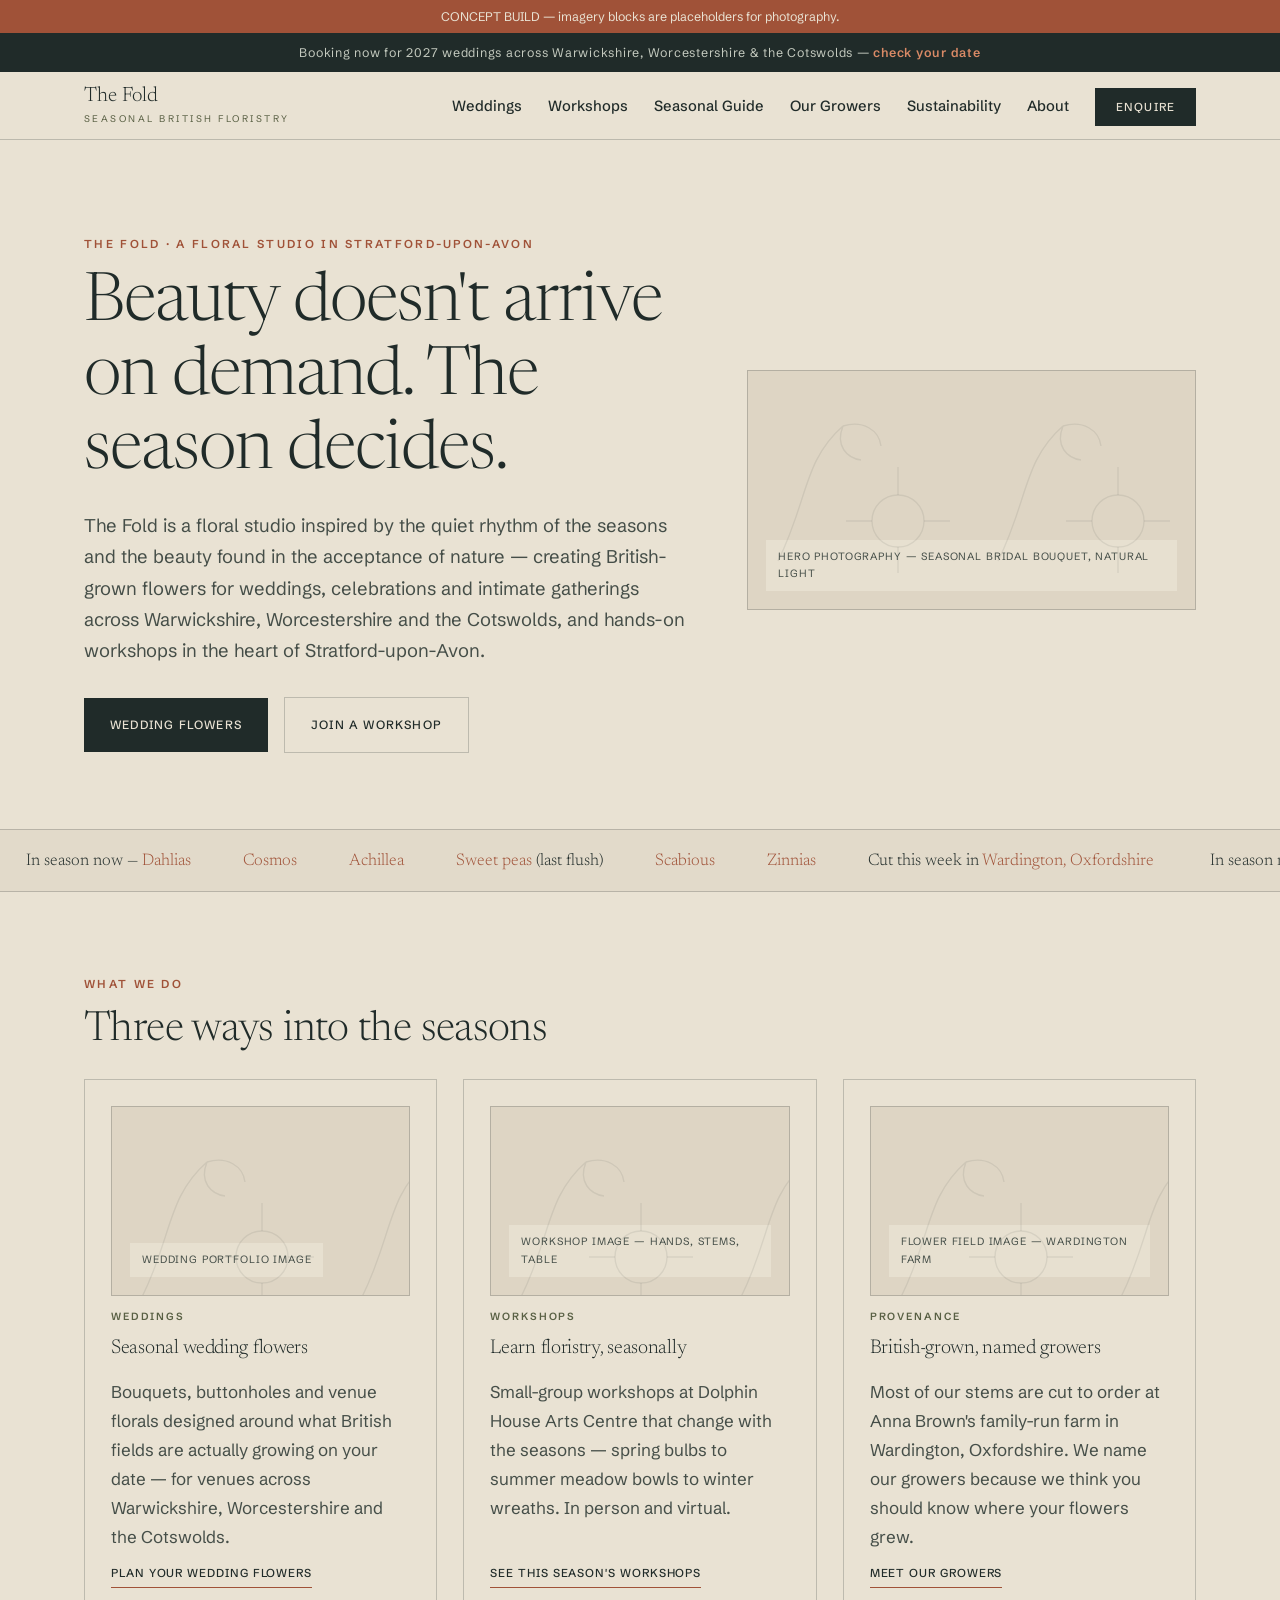
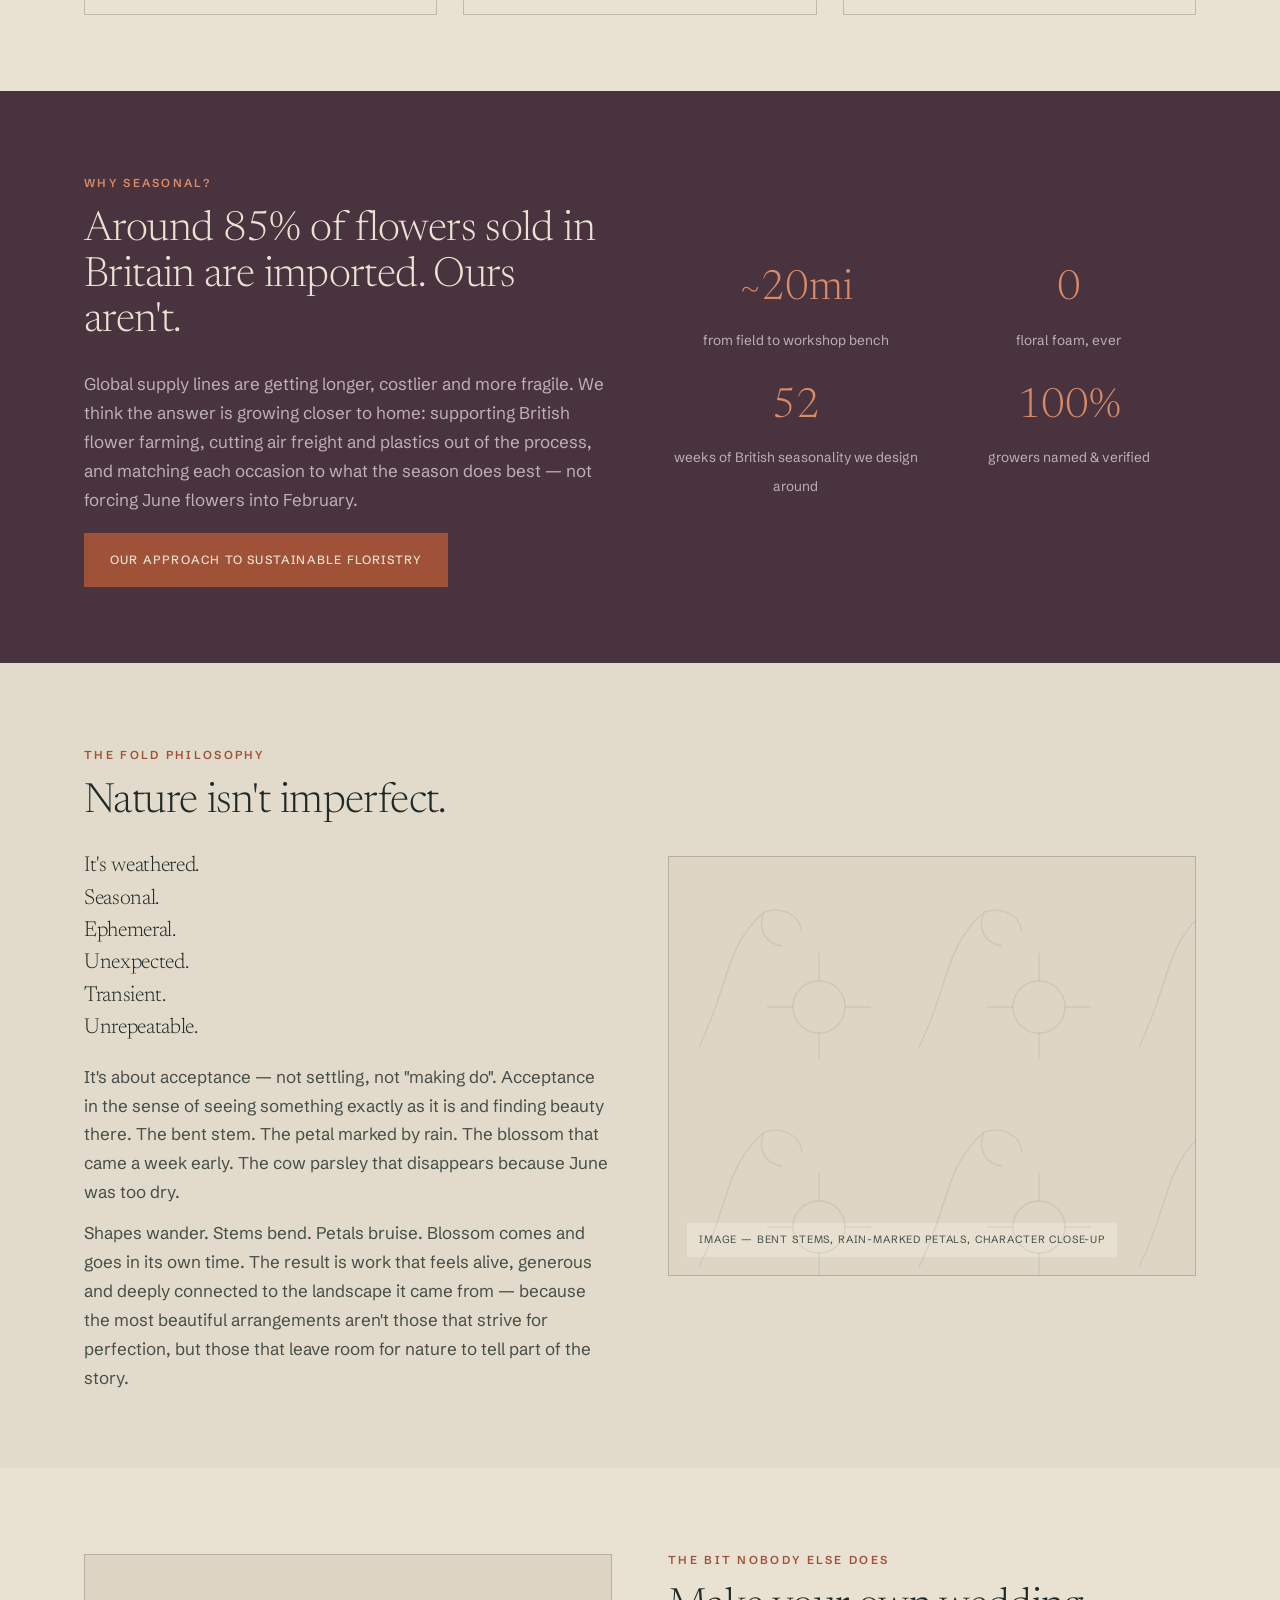
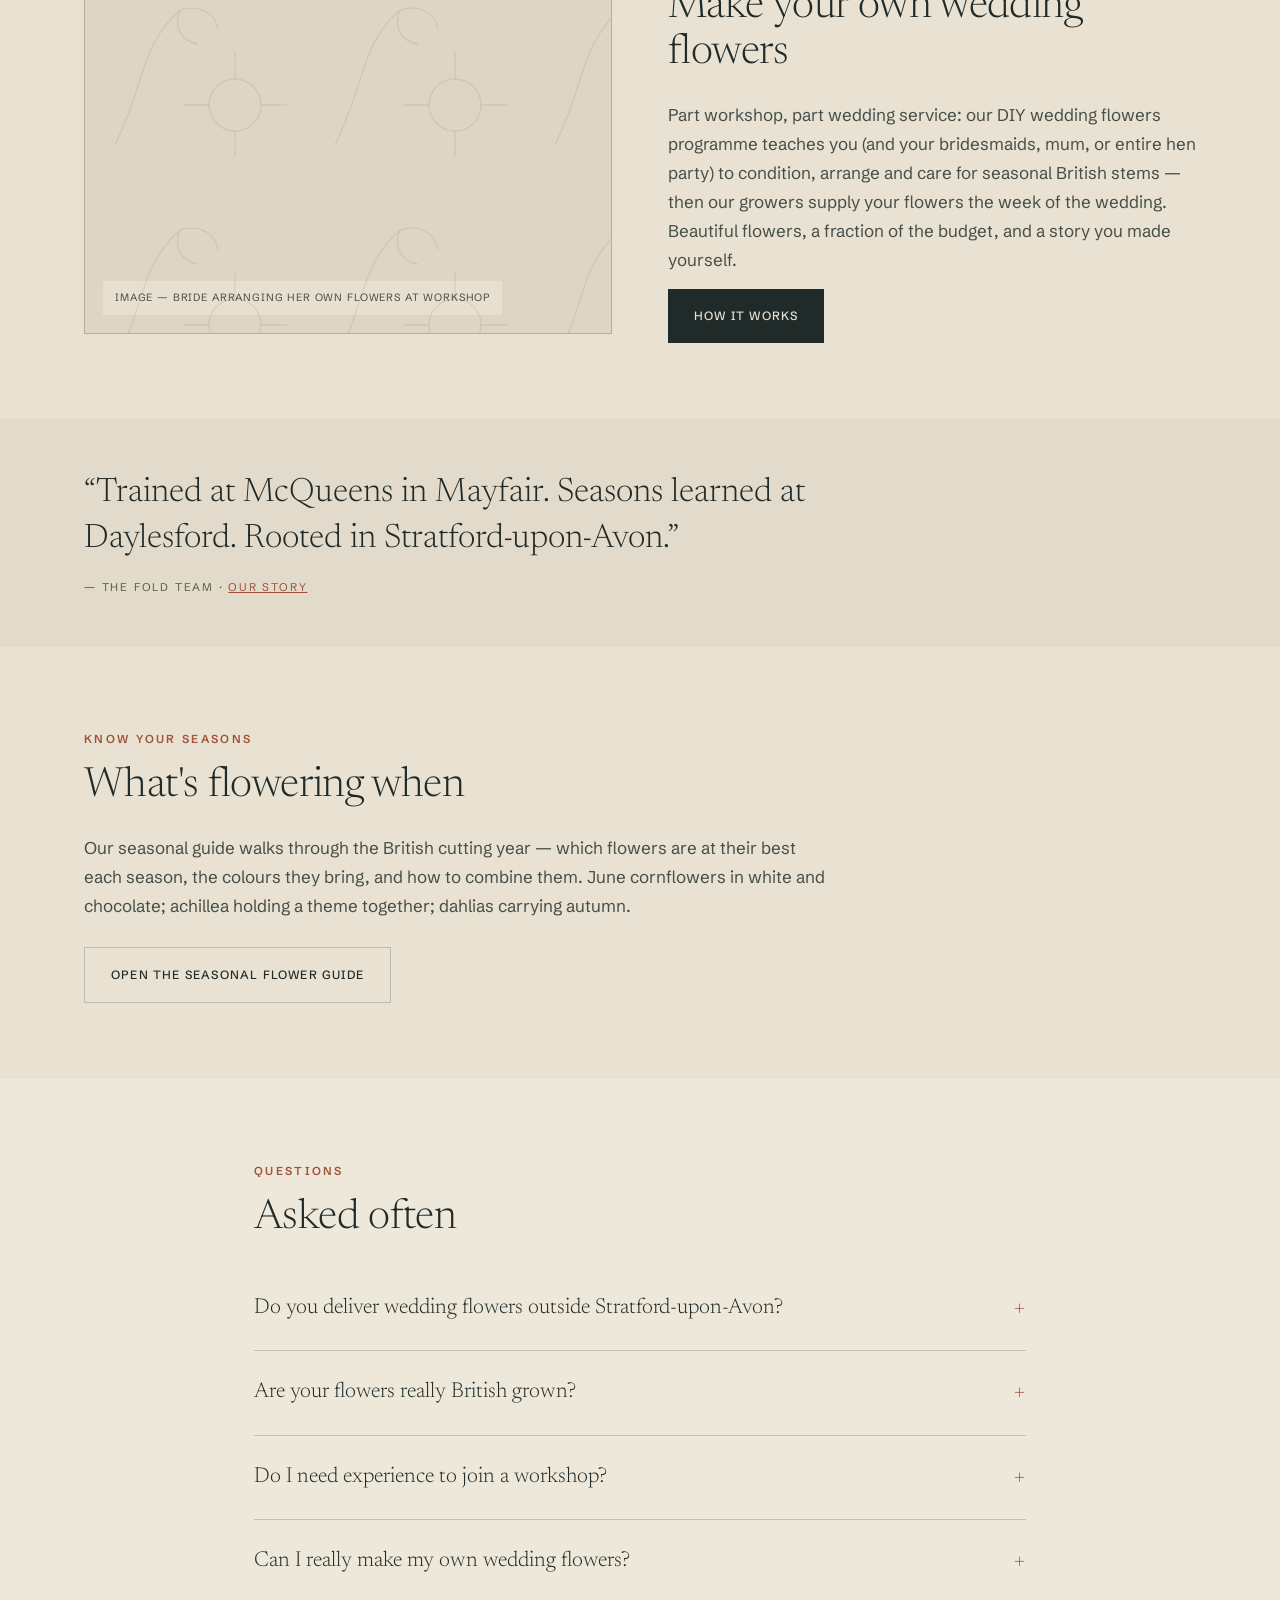
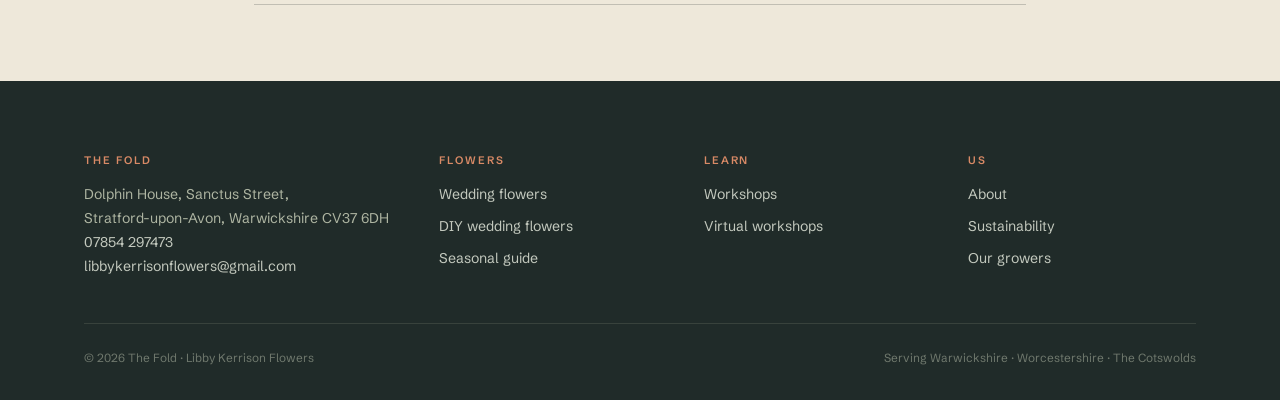
<file: index.html>
<!DOCTYPE html>
<html lang="en-GB">
<head>
<meta charset="UTF-8">
<meta name="viewport" content="width=device-width, initial-scale=1">
<title>Seasonal British Wedding Flowers & Floristry Workshops | Stratford-upon-Avon | The Fold Floristry</title>
<meta name="description" content="Sustainable florist in Stratford-upon-Avon creating seasonal, British-grown wedding flowers across Warwickshire, Worcestershire & the Cotswolds — plus hands-on floristry workshops. McQueens-trained.">
<link rel="canonical" href="https://libbykerrisonflowers.co.uk/">
<meta property="og:title" content="The Fold — Seasonal British Floristry, Stratford-upon-Avon">
<meta property="og:description" content="Seasonal, British-grown wedding flowers and floristry workshops in the heart of Stratford-upon-Avon.">
<meta property="og:type" content="website">
<link rel="preconnect" href="https://fonts.googleapis.com">
<link rel="preconnect" href="https://fonts.gstatic.com" crossorigin>
<link href="https://fonts.googleapis.com/css2?family=Newsreader:ital,opsz,wght@0,6..72,300;0,6..72,400;1,6..72,300&family=Schibsted+Grotesk:wght@400;500;600&display=swap" rel="stylesheet">
<link rel="stylesheet" href="css/style.css">
<script type="application/ld+json">
{
  "@context": "https://schema.org",
  "@type": "Florist",
  "name": "The Fold (Libby Kerrison Flowers)",
  "description": "Sustainable florist and flower school specialising in seasonal, British-grown flowers for weddings, events and hands-on workshops.",
  "address": {"@type": "PostalAddress","streetAddress": "Dolphin House, Sanctus Street","addressLocality": "Stratford-upon-Avon","addressRegion": "Warwickshire","postalCode": "CV37 6DH","addressCountry": "GB"},
  "telephone": "+44 7854 297473",
  "email": "libbykerrisonflowers@gmail.com",
  "url": "https://libbykerrisonflowers.co.uk/",
  "areaServed": ["Warwickshire","Worcestershire","Cotswolds","Stratford-upon-Avon"],
  "sameAs": ["https://www.instagram.com/libbykerrisonflowers"]
}
</script>
<script type="application/ld+json">
{
  "@context": "https://schema.org",
  "@type": "FAQPage",
  "mainEntity": [
    {"@type":"Question","name":"Do you deliver wedding flowers outside Stratford-upon-Avon?","acceptedAnswer":{"@type":"Answer","text":"Yes — we work with couples across Warwickshire, Worcestershire and the Cotswolds, and travel to venues throughout the region."}},
    {"@type":"Question","name":"Are your flowers really British grown?","acceptedAnswer":{"@type":"Answer","text":"The majority of our stems come from Anna Brown's family-run flower farm in Wardington, Oxfordshire, supplemented by a small network of verified British growers. In deep winter we are honest about what Britain can and cannot grow."}},
    {"@type":"Question","name":"Do I need experience to join a workshop?","acceptedAnswer":{"@type":"Answer","text":"None at all. Our workshops are designed for complete beginners as well as returning flower lovers, and every session ends with an arrangement you take home."}},
    {"@type":"Question","name":"Can I make my own wedding flowers?","acceptedAnswer":{"@type":"Answer","text":"Yes — our DIY wedding flowers programme teaches brides, grooms and wedding parties to condition, arrange and care for their own seasonal flowers, with our growers supplying the stems."}}
  ]
}
</script>
</head>
<body>
<div class="placeholder-note">CONCEPT BUILD — imagery blocks are placeholders for photography.</div>
<div class="top-note">Booking now for 2027 weddings across Warwickshire, Worcestershire &amp; the Cotswolds — <a href="weddings.html">check your date</a></div>
<header class="site">
  <div class="nav">
    <a class="logo" href="index.html">The Fold<em>Seasonal British Floristry</em></a>
    <nav aria-label="Main">
      <button class="burger" aria-label="Menu">☰</button>
      <ul>
        <li><a href="weddings.html">Weddings</a></li>
        <li><a href="workshops.html">Workshops</a></li>
        <li><a href="seasonal-guide.html">Seasonal Guide</a></li>
        <li><a href="british-grown-flowers.html">Our Growers</a></li>
        <li><a href="sustainable-floristry.html">Sustainability</a></li>
        <li><a href="about.html">About</a></li>
        <li><a class="cta" href="weddings.html#enquire">Enquire</a></li>
      </ul>
    </nav>
  </div>
</header>

<main>
<section class="hero">
  <div class="wrap">
    <div>
      <span class="eyebrow">The Fold · A floral studio in Stratford-upon-Avon</span>
      <h1>Beauty doesn't arrive on demand. The season decides.</h1>
      <p class="lede">The Fold is a floral studio inspired by the quiet rhythm of the seasons and the beauty found in the acceptance of nature — creating British-grown flowers for weddings, celebrations and intimate gatherings across Warwickshire, Worcestershire and the Cotswolds, and hands-on workshops in the heart of Stratford-upon-Avon.</p>
      <a class="btn btn-primary" href="weddings.html">Wedding flowers</a>
      <a class="btn btn-ghost" href="workshops.html">Join a workshop</a>
    </div>
    <div class="hero-art ph ph-1"><span>Hero photography — seasonal bridal bouquet, natural light</span></div>
  </div>
</section>

<div class="ticker" aria-label="In season now">
  <div class="ticker-inner">
    <span>In season now — <b>Dahlias</b></span><span><b>Cosmos</b></span><span><b>Achillea</b></span><span><b>Sweet peas</b> (last flush)</span><span><b>Scabious</b></span><span><b>Zinnias</b></span><span>Cut this week in <b>Wardington, Oxfordshire</b></span>
    <span>In season now — <b>Dahlias</b></span><span><b>Cosmos</b></span><span><b>Achillea</b></span><span><b>Sweet peas</b> (last flush)</span><span><b>Scabious</b></span><span><b>Zinnias</b></span><span>Cut this week in <b>Wardington, Oxfordshire</b></span>
  </div>
</div>

<section>
  <div class="wrap">
    <span class="eyebrow">What we do</span>
    <h2>Three ways into the seasons</h2>
    <div class="grid3">
      <article class="card reveal">
        <div class="ph ph-2" style="min-height:190px"><span>Wedding portfolio image</span></div>
        <span class="tag">Weddings</span>
        <h3>Seasonal wedding flowers</h3>
        <p>Bouquets, buttonholes and venue florals designed around what British fields are actually growing on your date — for venues across Warwickshire, Worcestershire and the Cotswolds.</p>
        <a class="more" href="weddings.html">Plan your wedding flowers</a>
      </article>
      <article class="card reveal">
        <div class="ph ph-3" style="min-height:190px"><span>Workshop image — hands, stems, table</span></div>
        <span class="tag">Workshops</span>
        <h3>Learn floristry, seasonally</h3>
        <p>Small-group workshops at Dolphin House Arts Centre that change with the seasons — spring bulbs to summer meadow bowls to winter wreaths. In person and virtual.</p>
        <a class="more" href="workshops.html">See this season's workshops</a>
      </article>
      <article class="card reveal">
        <div class="ph ph-4" style="min-height:190px"><span>Flower field image — Wardington farm</span></div>
        <span class="tag">Provenance</span>
        <h3>British-grown, named growers</h3>
        <p>Most of our stems are cut to order at Anna Brown's family-run farm in Wardington, Oxfordshire. We name our growers because we think you should know where your flowers grew.</p>
        <a class="more" href="british-grown-flowers.html">Meet our growers</a>
      </article>
    </div>
  </div>
</section>

<section class="band-deep">
  <div class="wrap split">
    <div class="reveal">
      <span class="eyebrow" style="color:var(--sun)">Why seasonal?</span>
      <h2>Around 85% of flowers sold in Britain are imported. Ours aren't.</h2>
      <p>Global supply lines are getting longer, costlier and more fragile. We think the answer is growing closer to home: supporting British flower farming, cutting air freight and plastics out of the process, and matching each occasion to what the season does best — not forcing June flowers into February.</p>
      <a class="btn btn-clay" href="sustainable-floristry.html" style="margin-top:18px">Our approach to sustainable floristry</a>
    </div>
    <div class="stats reveal" style="grid-template-columns:repeat(2,1fr)">
      <div class="stat"><b>~20mi</b><small>from field to workshop bench</small></div>
      <div class="stat"><b>0</b><small>floral foam, ever</small></div>
      <div class="stat"><b>52</b><small>weeks of British seasonality we design around</small></div>
      <div class="stat"><b>100%</b><small>growers named &amp; verified</small></div>
    </div>
  </div>
</section>

<section class="band-clay">
  <div class="wrap split">
    <div class="reveal">
      <span class="eyebrow">The Fold philosophy</span>
      <h2>Nature isn't imperfect.</h2>
      <p class="serif" style="font-size:1.35rem;line-height:1.5;color:var(--ink)">It's weathered.<br>Seasonal.<br>Ephemeral.<br>Unexpected.<br>Transient.<br>Unrepeatable.</p>
      <p style="margin-top:18px">It's about acceptance — not settling, not "making do". Acceptance in the sense of seeing something exactly as it is and finding beauty there. The bent stem. The petal marked by rain. The blossom that came a week early. The cow parsley that disappears because June was too dry.</p>
      <p style="margin-top:12px">Shapes wander. Stems bend. Petals bruise. Blossom comes and goes in its own time. The result is work that feels alive, generous and deeply connected to the landscape it came from — because the most beautiful arrangements aren't those that strive for perfection, but those that leave room for nature to tell part of the story.</p>
    </div>
    <div class="ph ph-4" style="min-height:420px"><span>Image — bent stems, rain-marked petals, character close-up</span></div>
  </div>
</section>

<section>
  <div class="wrap split">
    <div class="ph ph-5 reveal"><span>Image — bride arranging her own flowers at workshop</span></div>
    <div class="reveal">
      <span class="eyebrow">The bit nobody else does</span>
      <h2>Make your own wedding flowers</h2>
      <p>Part workshop, part wedding service: our DIY wedding flowers programme teaches you (and your bridesmaids, mum, or entire hen party) to condition, arrange and care for seasonal British stems — then our growers supply your flowers the week of the wedding. Beautiful flowers, a fraction of the budget, and a story you made yourself.</p>
      <a class="btn btn-primary" href="diy-wedding-flowers.html" style="margin-top:14px">How it works</a>
    </div>
  </div>
</section>

<section class="band-sage tight">
  <div class="wrap">
    <blockquote class="reveal">
      “Trained at McQueens in Mayfair. Seasons learned at Daylesford. Rooted in Stratford-upon-Avon.”
      <footer>— The Fold team · <a href="about.html">Our story</a></footer>
    </blockquote>
  </div>
</section>

<section>
  <div class="wrap">
    <span class="eyebrow">Know your seasons</span>
    <h2>What's flowering when</h2>
    <p style="max-width:44em;margin-bottom:26px">Our seasonal guide walks through the British cutting year — which flowers are at their best each season, the colours they bring, and how to combine them. June cornflowers in white and chocolate; achillea holding a theme together; dahlias carrying autumn.</p>
    <a class="btn btn-ghost" style="margin-left:0" href="seasonal-guide.html">Open the seasonal flower guide</a>
  </div>
</section>

<section class="band-paper">
  <div class="wrap" style="max-width:820px">
    <span class="eyebrow">Questions</span>
    <h2>Asked often</h2>
    <details><summary>Do you deliver wedding flowers outside Stratford-upon-Avon?</summary><p>Yes — we work with couples across Warwickshire, Worcestershire and the Cotswolds, and travel to venues throughout the region.</p></details>
    <details><summary>Are your flowers really British grown?</summary><p>The majority of our stems come from Anna Brown's family-run flower farm in Wardington, Oxfordshire, supplemented by a small network of verified British growers. In deep winter we're honest about what Britain can and cannot grow — and design accordingly.</p></details>
    <details><summary>Do I need experience to join a workshop?</summary><p>None at all. Workshops are designed for complete beginners as well as returning flower lovers, and every session ends with an arrangement you take home.</p></details>
    <details><summary>Can I really make my own wedding flowers?</summary><p>Yes — the DIY wedding flowers programme covers conditioning, arranging and flower care across one or more sessions, with stems supplied by our growers the week of your wedding.</p></details>
  </div>
</section>
</main>

<footer class="site">
  <div class="wrap">
    <div class="foot-grid">
      <div>
        <h4>The Fold</h4>
        <p style="color:#AEB5A2">Dolphin House, Sanctus Street,<br>Stratford-upon-Avon, Warwickshire CV37 6DH<br><a href="tel:+447854297473">07854 297473</a><br><a href="mailto:libbykerrisonflowers@gmail.com">libbykerrisonflowers@gmail.com</a></p>
      </div>
      <div><h4>Flowers</h4><ul><li><a href="weddings.html">Wedding flowers</a></li><li><a href="diy-wedding-flowers.html">DIY wedding flowers</a></li><li><a href="seasonal-guide.html">Seasonal guide</a></li></ul></div>
      <div><h4>Learn</h4><ul><li><a href="workshops.html">Workshops</a></li><li><a href="workshops.html#virtual">Virtual workshops</a></li></ul></div>
      <div><h4>Us</h4><ul><li><a href="about.html">About</a></li><li><a href="sustainable-floristry.html">Sustainability</a></li><li><a href="british-grown-flowers.html">Our growers</a></li></ul></div>
    </div>
    <div class="legal"><span>© 2026 The Fold · Libby Kerrison Flowers</span><span>Serving Warwickshire · Worcestershire · The Cotswolds</span></div>
  </div>
</footer>
<script src="js/main.js"></script>
</body>
</html>
</file>
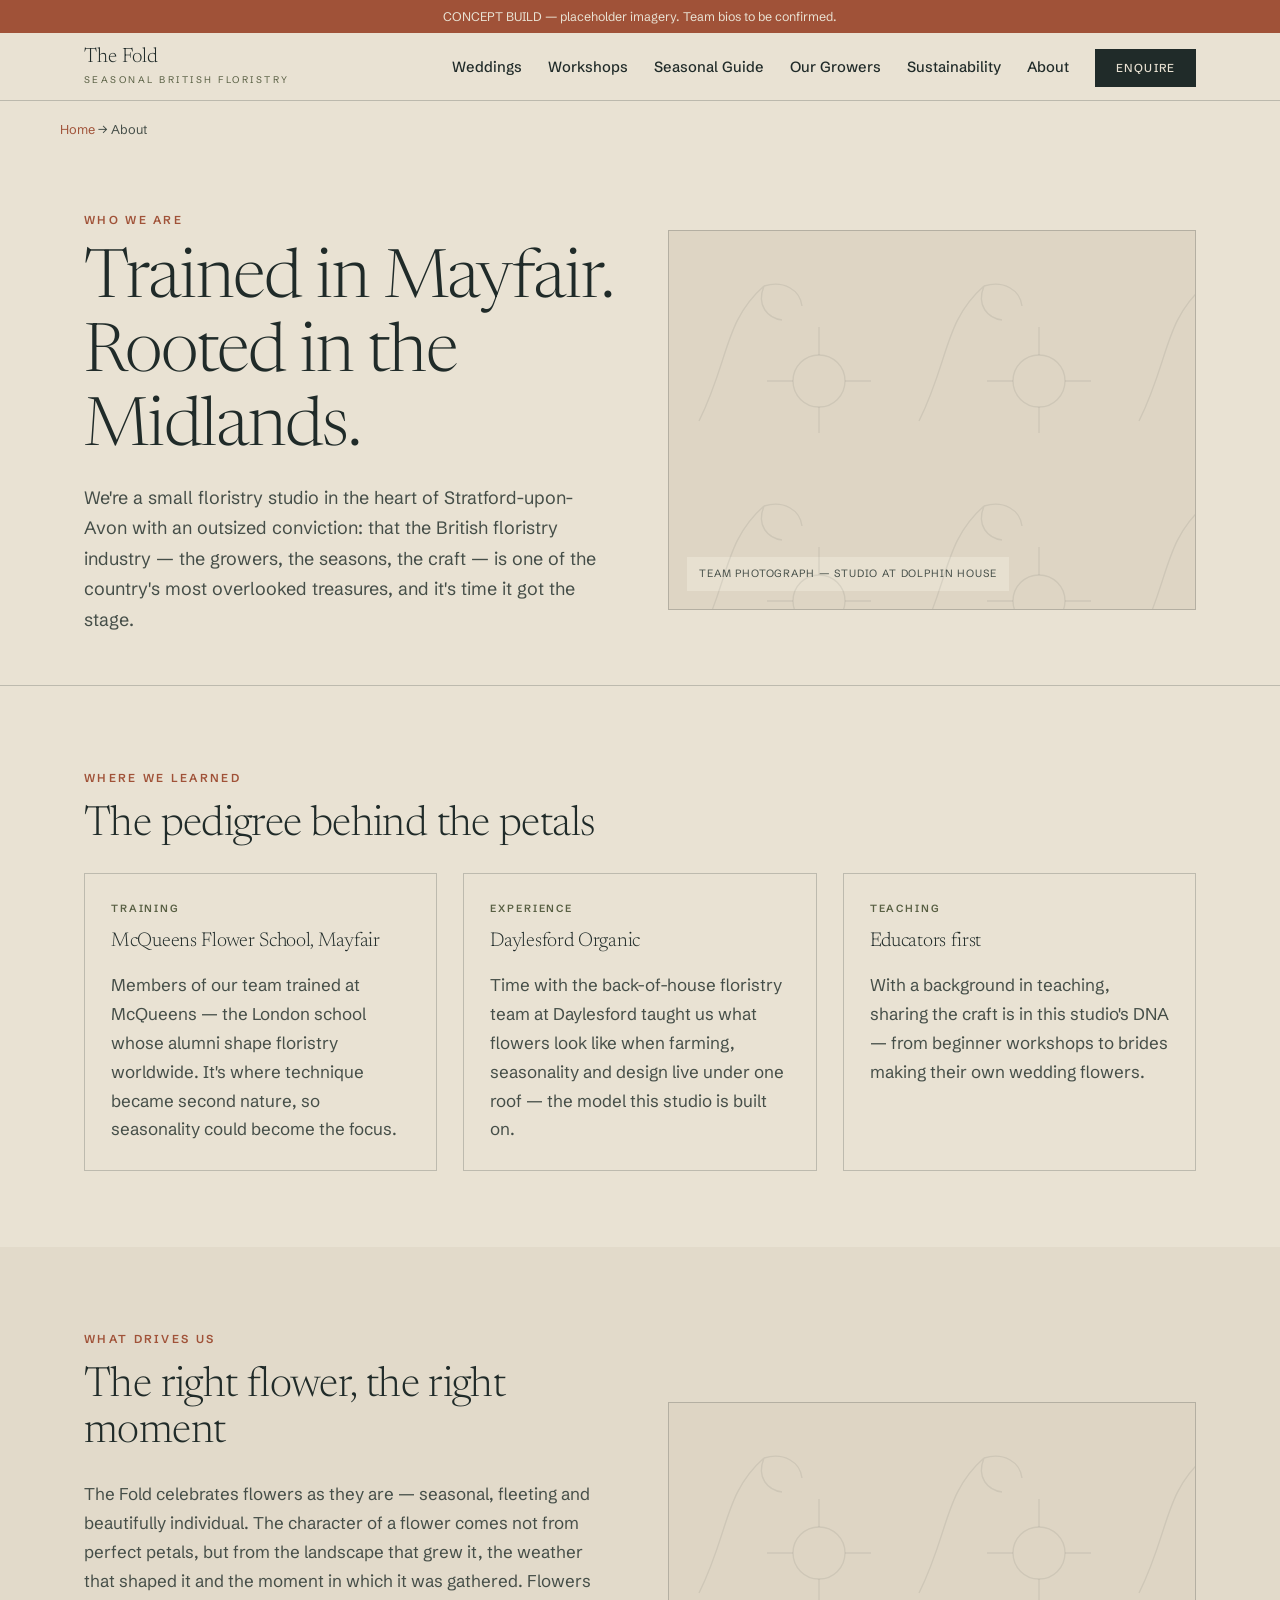
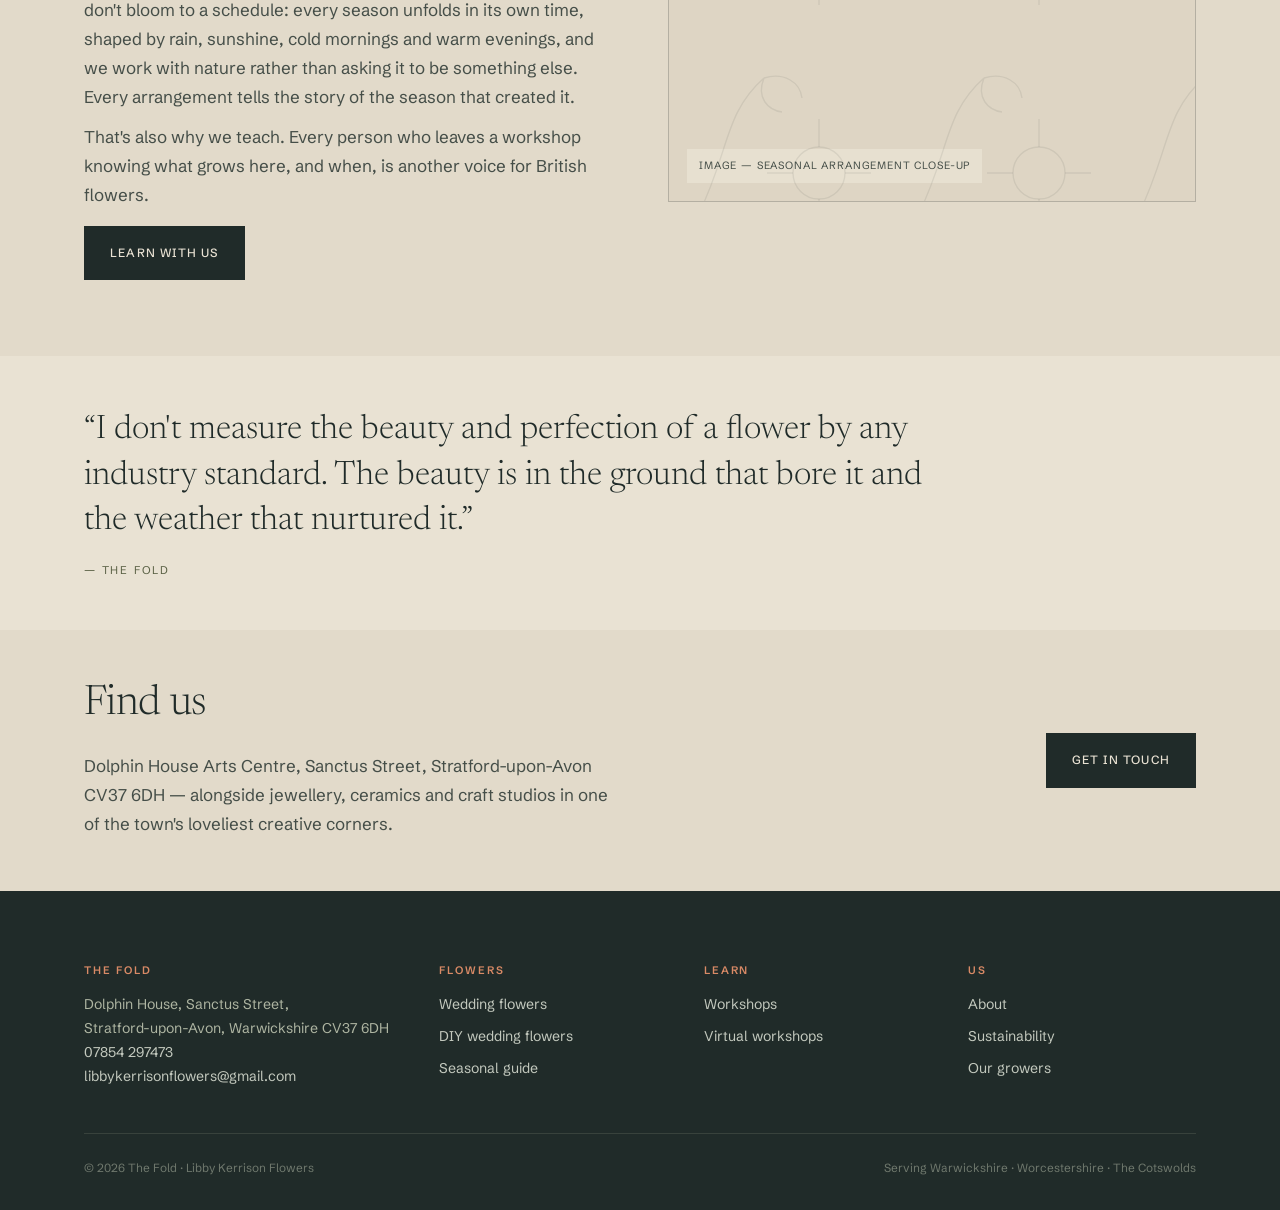
<file: about.html>
<!DOCTYPE html>
<html lang="en-GB">
<head>
<meta charset="UTF-8">
<meta name="viewport" content="width=device-width, initial-scale=1">
<title>About Us — McQueens-Trained Florists Championing British Flowers | The Fold Floristry, Stratford-upon-Avon</title>
<meta name="description" content="A Stratford-upon-Avon floristry studio with training from McQueens Flower School, Mayfair, and Daylesford Organic — on a mission to get the most out of the overlooked British floristry industry.">
<link rel="canonical" href="https://libbykerrisonflowers.co.uk/about">
<link rel="preconnect" href="https://fonts.googleapis.com">
<link rel="preconnect" href="https://fonts.gstatic.com" crossorigin>
<link href="https://fonts.googleapis.com/css2?family=Newsreader:ital,opsz,wght@0,6..72,300;0,6..72,400;1,6..72,300&family=Schibsted+Grotesk:wght@400;500;600&display=swap" rel="stylesheet">
<link rel="stylesheet" href="css/style.css">
</head>
<body>
<div class="placeholder-note">CONCEPT BUILD — placeholder imagery. Team bios to be confirmed.</div>
<header class="site">
  <div class="nav">
    <a class="logo" href="index.html">The Fold<em>Seasonal British Floristry</em></a>
    <nav aria-label="Main">
      <button class="burger" aria-label="Menu">☰</button>
      <ul>
        <li><a href="weddings.html">Weddings</a></li>
        <li><a href="workshops.html">Workshops</a></li>
        <li><a href="seasonal-guide.html">Seasonal Guide</a></li>
        <li><a href="british-grown-flowers.html">Our Growers</a></li>
        <li><a href="sustainable-floristry.html">Sustainability</a></li>
        <li><a href="about.html">About</a></li>
        <li><a class="cta" href="weddings.html#enquire">Enquire</a></li>
      </ul>
    </nav>
  </div>
</header>

<main>
<div class="wrap crumbs"><a href="index.html">Home</a> → About</div>
<section class="page-hero">
  <div class="wrap split">
    <div>
      <span class="eyebrow">Who we are</span>
      <h1>Trained in Mayfair. Rooted in the Midlands.</h1>
      <p class="lede">We're a small floristry studio in the heart of Stratford-upon-Avon with an outsized conviction: that the British floristry industry — the growers, the seasons, the craft — is one of the country's most overlooked treasures, and it's time it got the stage.</p>
    </div>
    <div class="ph ph-1" style="min-height:380px"><span>Team photograph — studio at Dolphin House</span></div>
  </div>
</section>

<section>
  <div class="wrap">
    <span class="eyebrow">Where we learned</span>
    <h2>The pedigree behind the petals</h2>
    <div class="grid3">
      <article class="card reveal"><span class="tag">Training</span><h3>McQueens Flower School, Mayfair</h3><p>Members of our team trained at McQueens — the London school whose alumni shape floristry worldwide. It's where technique became second nature, so seasonality could become the focus.</p></article>
      <article class="card reveal"><span class="tag">Experience</span><h3>Daylesford Organic</h3><p>Time with the back-of-house floristry team at Daylesford taught us what flowers look like when farming, seasonality and design live under one roof — the model this studio is built on.</p></article>
      <article class="card reveal"><span class="tag">Teaching</span><h3>Educators first</h3><p>With a background in teaching, sharing the craft is in this studio's DNA — from beginner workshops to brides making their own wedding flowers.</p></article>
    </div>
  </div>
</section>

<section class="band-sage">
  <div class="wrap split">
    <div class="reveal">
      <span class="eyebrow">What drives us</span>
      <h2>The right flower, the right moment</h2>
      <p>The Fold celebrates flowers as they are — seasonal, fleeting and beautifully individual. The character of a flower comes not from perfect petals, but from the landscape that grew it, the weather that shaped it and the moment in which it was gathered. Flowers don't bloom to a schedule: every season unfolds in its own time, shaped by rain, sunshine, cold mornings and warm evenings, and we work with nature rather than asking it to be something else. Every arrangement tells the story of the season that created it.</p>
      <p style="margin-top:12px">That's also why we teach. Every person who leaves a workshop knowing what grows here, and when, is another voice for British flowers.</p>
      <a class="btn btn-primary" style="margin-top:16px" href="workshops.html">Learn with us</a>
    </div>
    <div class="ph ph-3" style="min-height:400px"><span>Image — seasonal arrangement close-up</span></div>
  </div>
</section>

<section class="tight">
  <div class="wrap">
    <blockquote class="reveal">“I don't measure the beauty and perfection of a flower by any industry standard. The beauty is in the ground that bore it and the weather that nurtured it.”<footer>— The Fold</footer></blockquote>
  </div>
</section>

<section class="band-clay tight">
  <div class="wrap split">
    <div><h2>Find us</h2><p>Dolphin House Arts Centre, Sanctus Street, Stratford-upon-Avon CV37 6DH — alongside jewellery, ceramics and craft studios in one of the town's loveliest creative corners.</p></div>
    <div style="text-align:right"><a class="btn btn-primary" href="weddings.html#enquire">Get in touch</a></div>
  </div>
</section>
</main>

<footer class="site">
  <div class="wrap">
    <div class="foot-grid">
      <div><h4>The Fold</h4><p style="color:#AEB5A2">Dolphin House, Sanctus Street,<br>Stratford-upon-Avon, Warwickshire CV37 6DH<br><a href="tel:+447854297473">07854 297473</a><br><a href="mailto:libbykerrisonflowers@gmail.com">libbykerrisonflowers@gmail.com</a></p></div>
      <div><h4>Flowers</h4><ul><li><a href="weddings.html">Wedding flowers</a></li><li><a href="diy-wedding-flowers.html">DIY wedding flowers</a></li><li><a href="seasonal-guide.html">Seasonal guide</a></li></ul></div>
      <div><h4>Learn</h4><ul><li><a href="workshops.html">Workshops</a></li><li><a href="workshops.html#virtual">Virtual workshops</a></li></ul></div>
      <div><h4>Us</h4><ul><li><a href="about.html">About</a></li><li><a href="sustainable-floristry.html">Sustainability</a></li><li><a href="british-grown-flowers.html">Our growers</a></li></ul></div>
    </div>
    <div class="legal"><span>© 2026 The Fold · Libby Kerrison Flowers</span><span>Serving Warwickshire · Worcestershire · The Cotswolds</span></div>
  </div>
</footer>
<script src="js/main.js"></script>
</body>
</html>
</file>
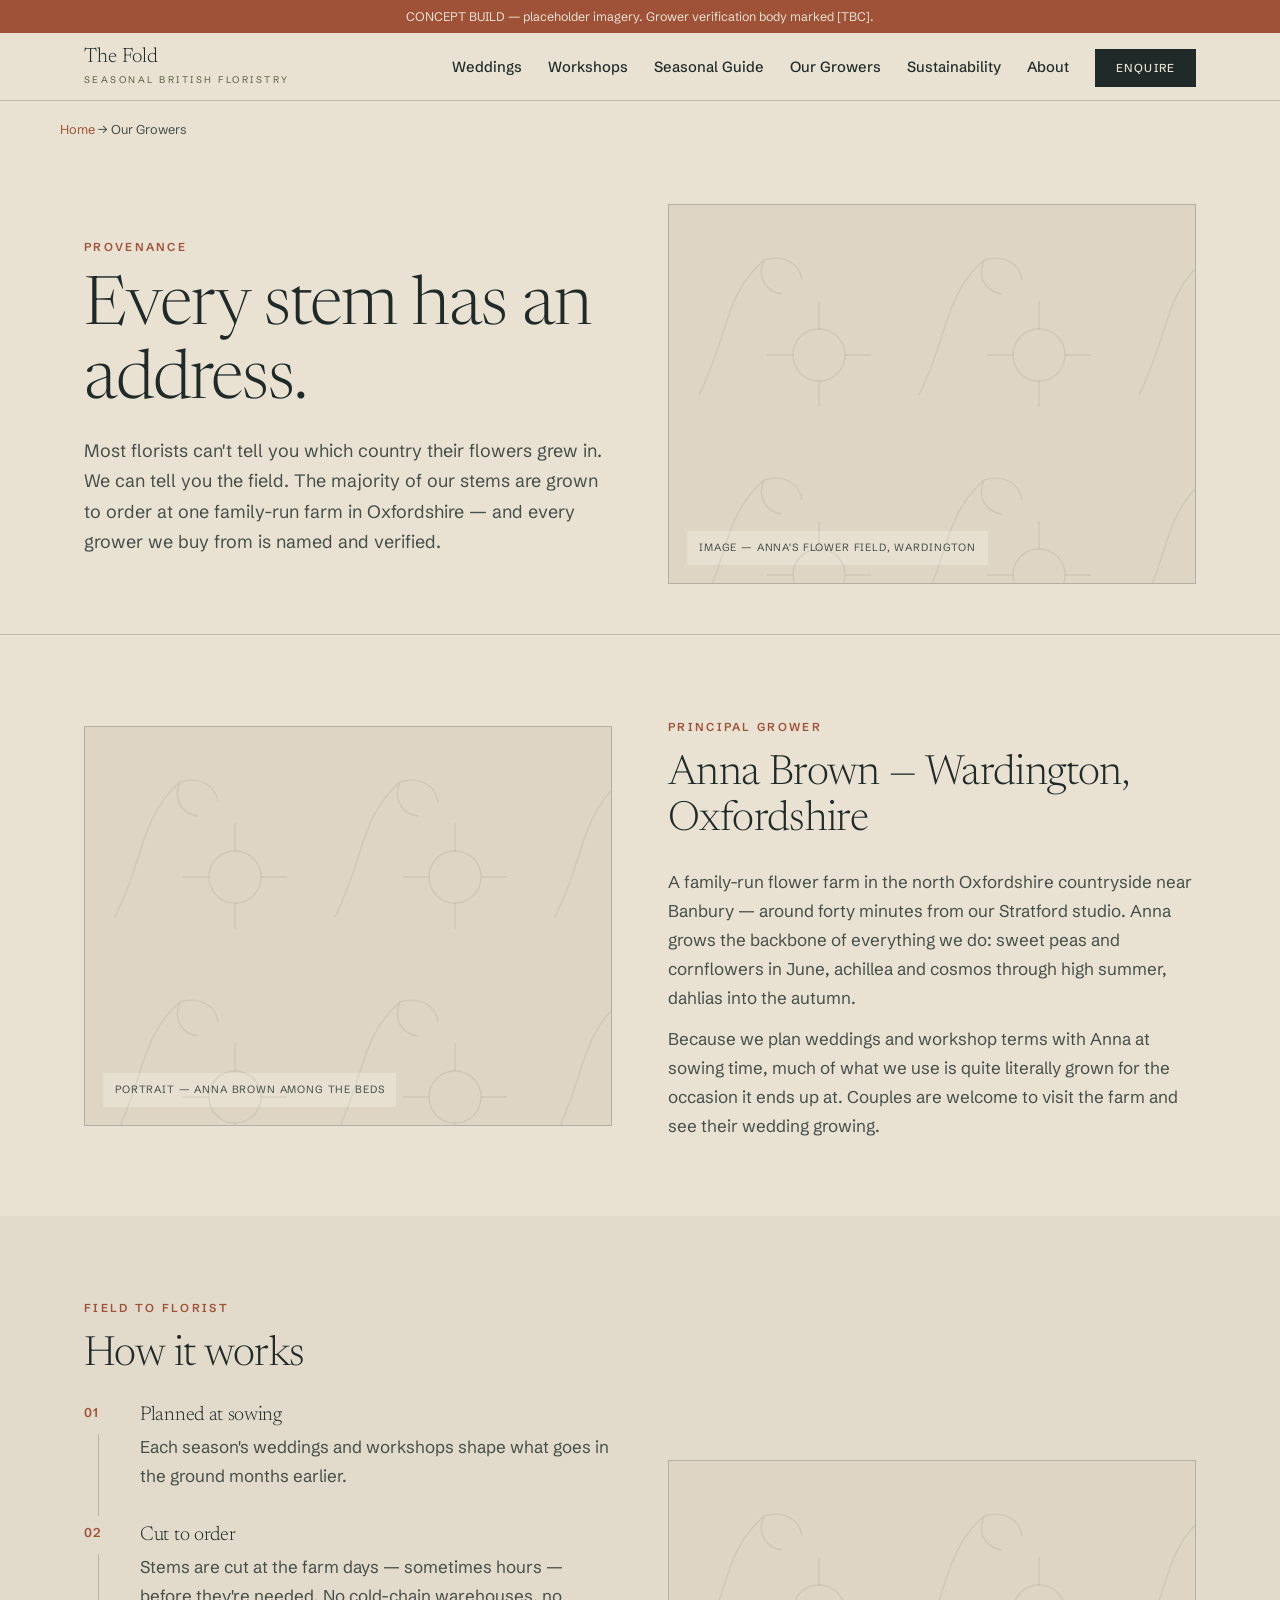
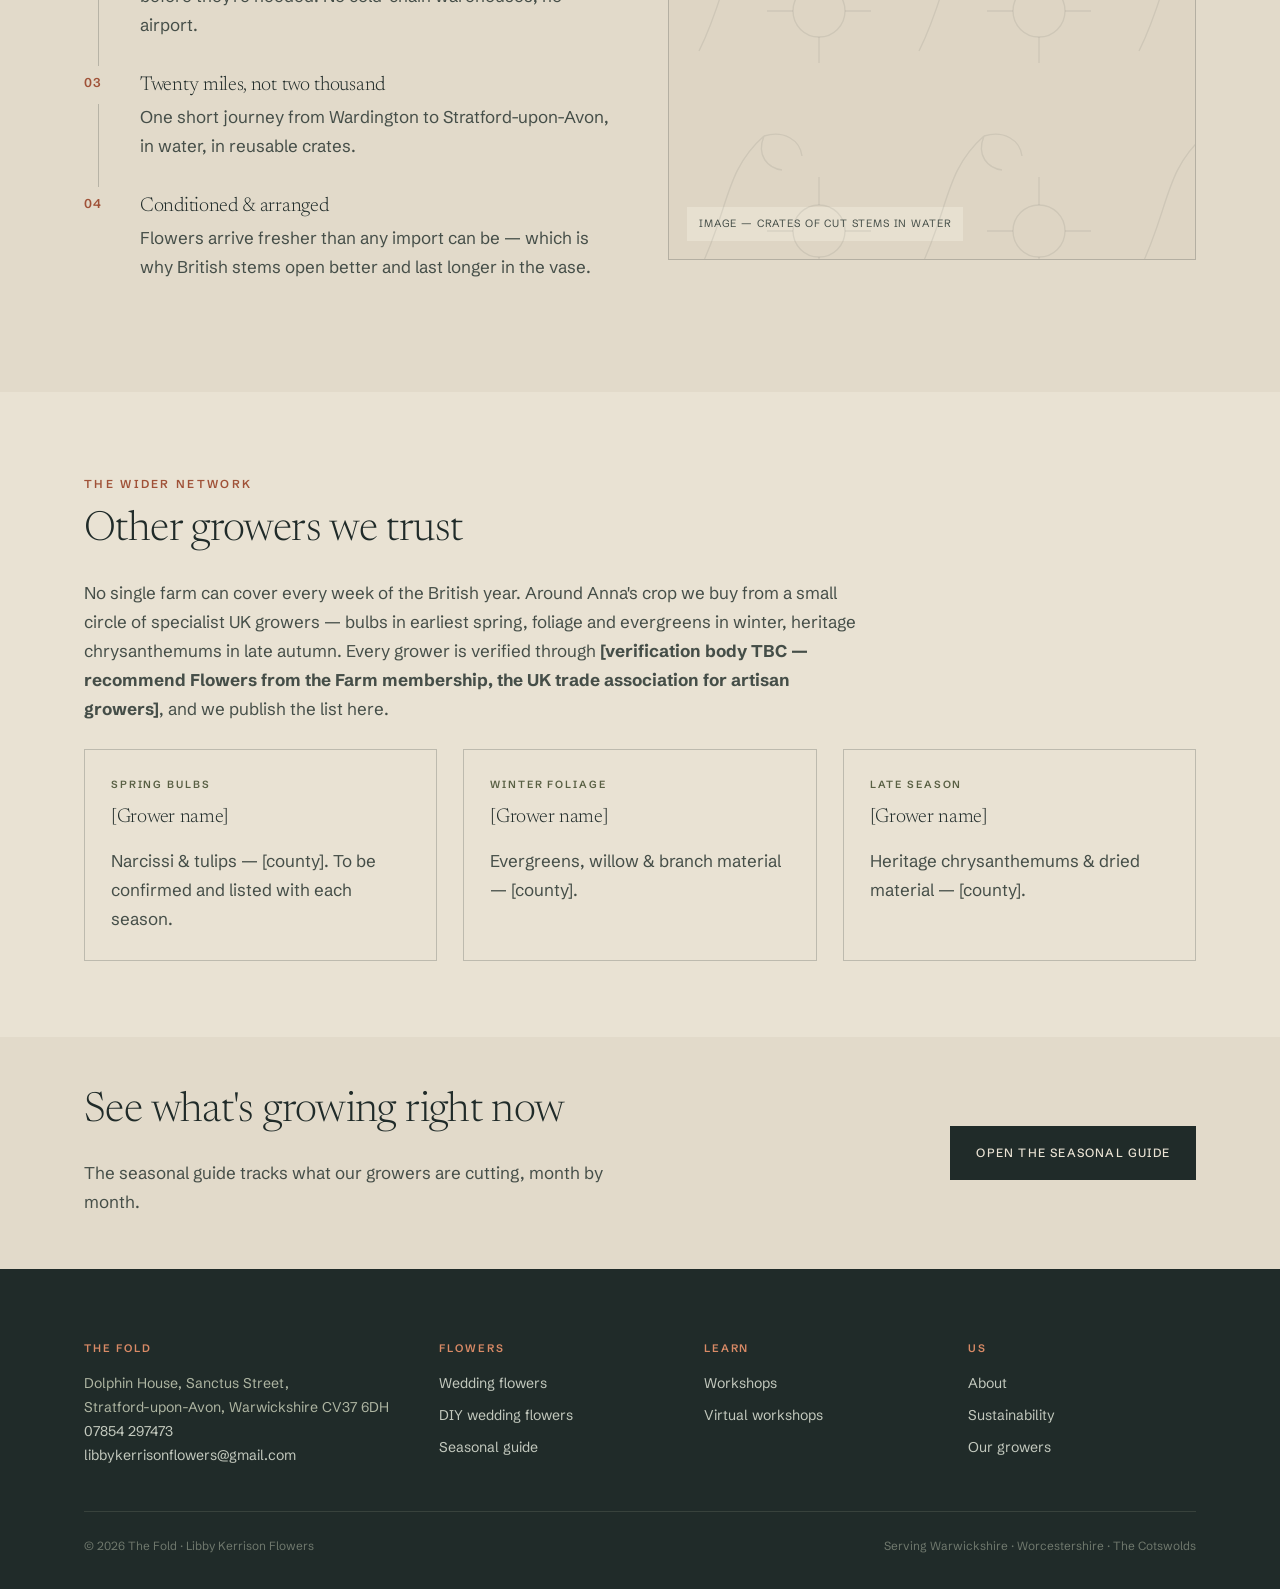
<file: british-grown-flowers.html>
<!DOCTYPE html>
<html lang="en-GB">
<head>
<meta charset="UTF-8">
<meta name="viewport" content="width=device-width, initial-scale=1">
<title>British Grown Flowers — Our Growers & Where Your Flowers Come From | The Fold Floristry</title>
<meta name="description" content="Our flowers are British grown — most from Anna Brown's family-run flower farm in Wardington, Oxfordshire, plus a small network of verified UK growers. Here's how field-to-florist works.">
<link rel="canonical" href="https://libbykerrisonflowers.co.uk/british-grown-flowers">
<link rel="preconnect" href="https://fonts.googleapis.com">
<link rel="preconnect" href="https://fonts.gstatic.com" crossorigin>
<link href="https://fonts.googleapis.com/css2?family=Newsreader:ital,opsz,wght@0,6..72,300;0,6..72,400;1,6..72,300&family=Schibsted+Grotesk:wght@400;500;600&display=swap" rel="stylesheet">
<link rel="stylesheet" href="css/style.css">
</head>
<body>
<div class="placeholder-note">CONCEPT BUILD — placeholder imagery. Grower verification body marked [TBC].</div>
<header class="site">
  <div class="nav">
    <a class="logo" href="index.html">The Fold<em>Seasonal British Floristry</em></a>
    <nav aria-label="Main">
      <button class="burger" aria-label="Menu">☰</button>
      <ul>
        <li><a href="weddings.html">Weddings</a></li>
        <li><a href="workshops.html">Workshops</a></li>
        <li><a href="seasonal-guide.html">Seasonal Guide</a></li>
        <li><a href="british-grown-flowers.html">Our Growers</a></li>
        <li><a href="sustainable-floristry.html">Sustainability</a></li>
        <li><a href="about.html">About</a></li>
        <li><a class="cta" href="weddings.html#enquire">Enquire</a></li>
      </ul>
    </nav>
  </div>
</header>

<main>
<div class="wrap crumbs"><a href="index.html">Home</a> → Our Growers</div>
<section class="page-hero">
  <div class="wrap split">
    <div>
      <span class="eyebrow">Provenance</span>
      <h1>Every stem has an address.</h1>
      <p class="lede">Most florists can't tell you which country their flowers grew in. We can tell you the field. The majority of our stems are grown to order at one family-run farm in Oxfordshire — and every grower we buy from is named and verified.</p>
    </div>
    <div class="ph ph-4" style="min-height:380px"><span>Image — Anna's flower field, Wardington</span></div>
  </div>
</section>

<section>
  <div class="wrap split">
    <div class="ph ph-3" style="min-height:400px"><span>Portrait — Anna Brown among the beds</span></div>
    <div class="reveal">
      <span class="eyebrow">Principal grower</span>
      <h2>Anna Brown — Wardington, Oxfordshire</h2>
      <p>A family-run flower farm in the north Oxfordshire countryside near Banbury — around forty minutes from our Stratford studio. Anna grows the backbone of everything we do: sweet peas and cornflowers in June, achillea and cosmos through high summer, dahlias into the autumn.</p>
      <p style="margin-top:12px">Because we plan weddings and workshop terms with Anna at sowing time, much of what we use is quite literally grown for the occasion it ends up at. Couples are welcome to visit the farm and see their wedding growing.</p>
    </div>
  </div>
</section>

<section class="band-sage">
  <div class="wrap">
    <span class="eyebrow">Field to florist</span>
    <h2>How it works</h2>
    <div class="split">
      <div class="steps reveal">
        <div class="step"><h3>Planned at sowing</h3><p>Each season's weddings and workshops shape what goes in the ground months earlier.</p></div>
        <div class="step"><h3>Cut to order</h3><p>Stems are cut at the farm days — sometimes hours — before they're needed. No cold-chain warehouses, no airport.</p></div>
        <div class="step"><h3>Twenty miles, not two thousand</h3><p>One short journey from Wardington to Stratford-upon-Avon, in water, in reusable crates.</p></div>
        <div class="step"><h3>Conditioned &amp; arranged</h3><p>Flowers arrive fresher than any import can be — which is why British stems open better and last longer in the vase.</p></div>
      </div>
      <div class="ph ph-1" style="min-height:400px"><span>Image — crates of cut stems in water</span></div>
    </div>
  </div>
</section>

<section>
  <div class="wrap">
    <span class="eyebrow">The wider network</span>
    <h2>Other growers we trust</h2>
    <p style="max-width:46em;margin-bottom:26px">No single farm can cover every week of the British year. Around Anna's crop we buy from a small circle of specialist UK growers — bulbs in earliest spring, foliage and evergreens in winter, heritage chrysanthemums in late autumn. Every grower is verified through <strong>[verification body TBC — recommend Flowers from the Farm membership, the UK trade association for artisan growers]</strong>, and we publish the list here.</p>
    <div class="grid3">
      <article class="card reveal"><span class="tag">Spring bulbs</span><h3>[Grower name]</h3><p>Narcissi &amp; tulips — [county]. To be confirmed and listed with each season.</p></article>
      <article class="card reveal"><span class="tag">Winter foliage</span><h3>[Grower name]</h3><p>Evergreens, willow &amp; branch material — [county].</p></article>
      <article class="card reveal"><span class="tag">Late season</span><h3>[Grower name]</h3><p>Heritage chrysanthemums &amp; dried material — [county].</p></article>
    </div>
  </div>
</section>

<section class="band-clay tight">
  <div class="wrap split">
    <div>
      <h2>See what's growing right now</h2>
      <p>The seasonal guide tracks what our growers are cutting, month by month.</p>
    </div>
    <div style="text-align:right"><a class="btn btn-primary" href="seasonal-guide.html">Open the seasonal guide</a></div>
  </div>
</section>
</main>

<footer class="site">
  <div class="wrap">
    <div class="foot-grid">
      <div><h4>The Fold</h4><p style="color:#AEB5A2">Dolphin House, Sanctus Street,<br>Stratford-upon-Avon, Warwickshire CV37 6DH<br><a href="tel:+447854297473">07854 297473</a><br><a href="mailto:libbykerrisonflowers@gmail.com">libbykerrisonflowers@gmail.com</a></p></div>
      <div><h4>Flowers</h4><ul><li><a href="weddings.html">Wedding flowers</a></li><li><a href="diy-wedding-flowers.html">DIY wedding flowers</a></li><li><a href="seasonal-guide.html">Seasonal guide</a></li></ul></div>
      <div><h4>Learn</h4><ul><li><a href="workshops.html">Workshops</a></li><li><a href="workshops.html#virtual">Virtual workshops</a></li></ul></div>
      <div><h4>Us</h4><ul><li><a href="about.html">About</a></li><li><a href="sustainable-floristry.html">Sustainability</a></li><li><a href="british-grown-flowers.html">Our growers</a></li></ul></div>
    </div>
    <div class="legal"><span>© 2026 The Fold · Libby Kerrison Flowers</span><span>Serving Warwickshire · Worcestershire · The Cotswolds</span></div>
  </div>
</footer>
<script src="js/main.js"></script>
</body>
</html>
</file>
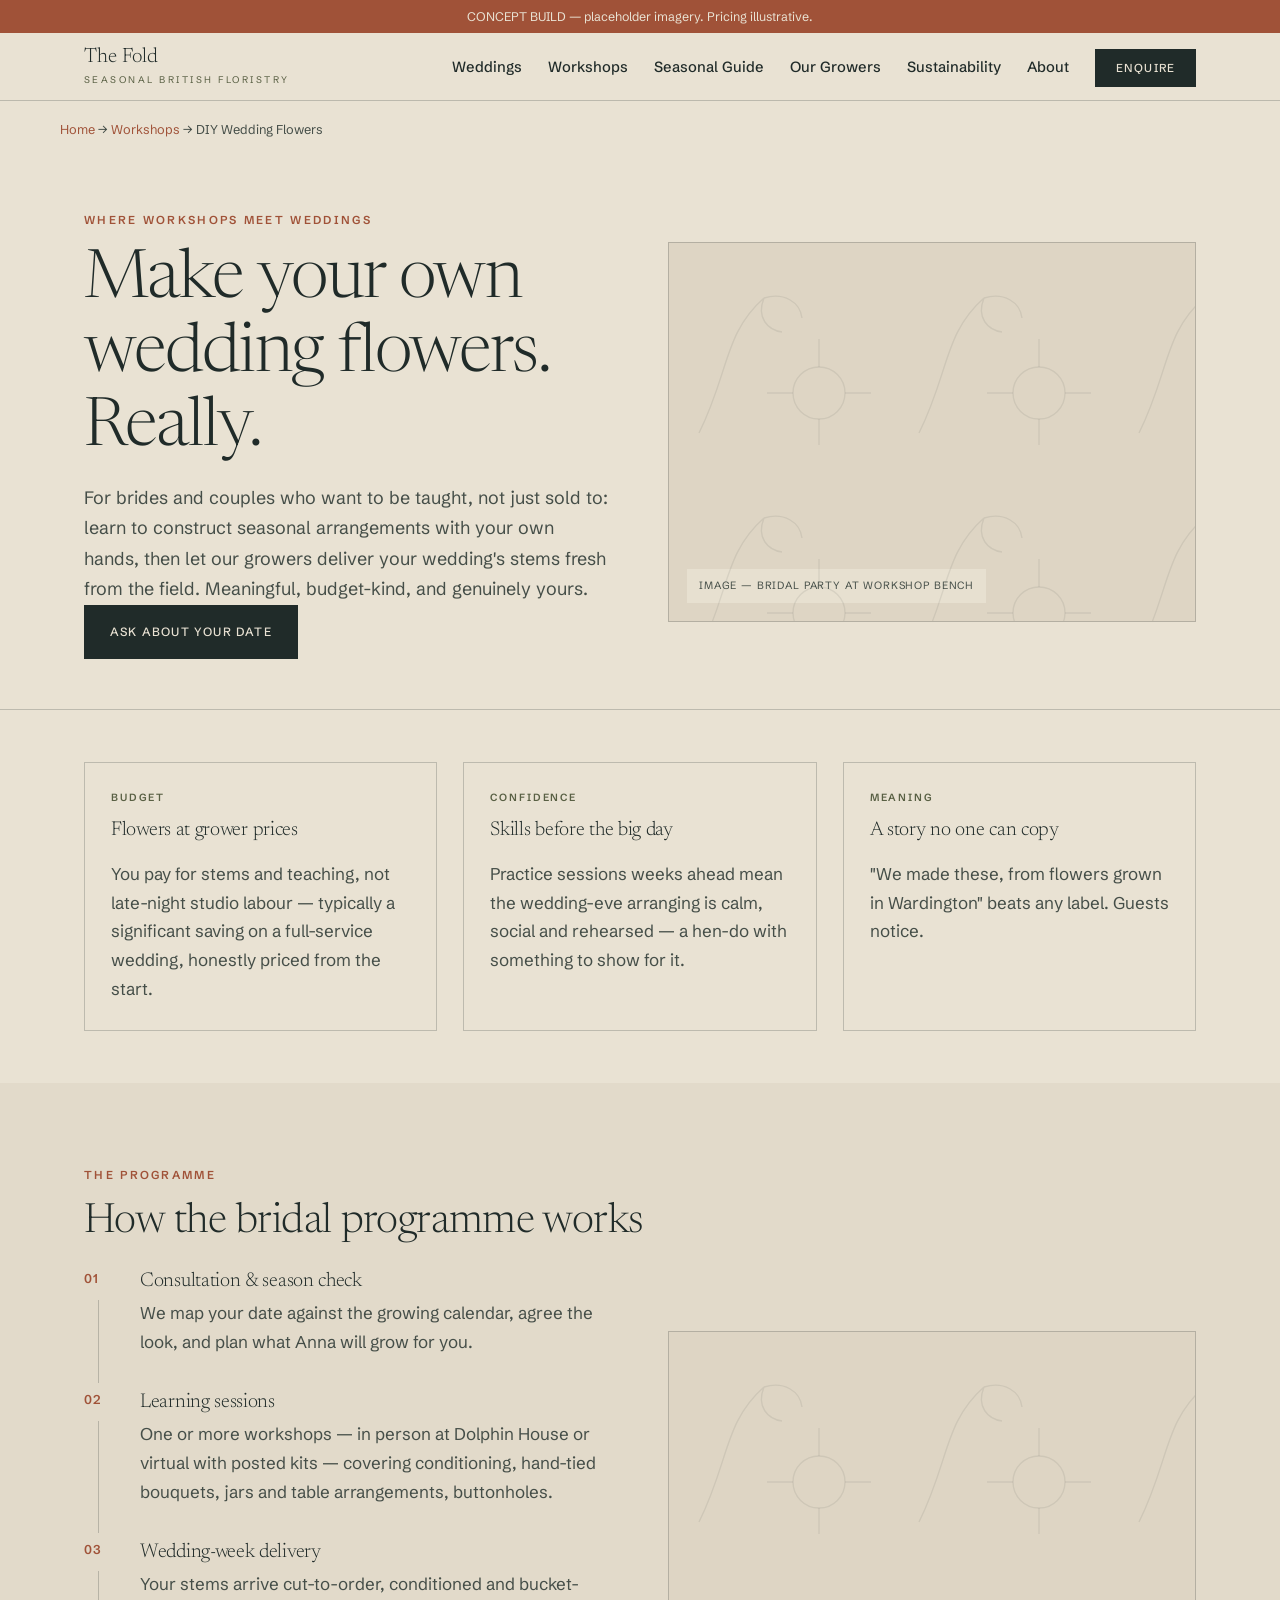
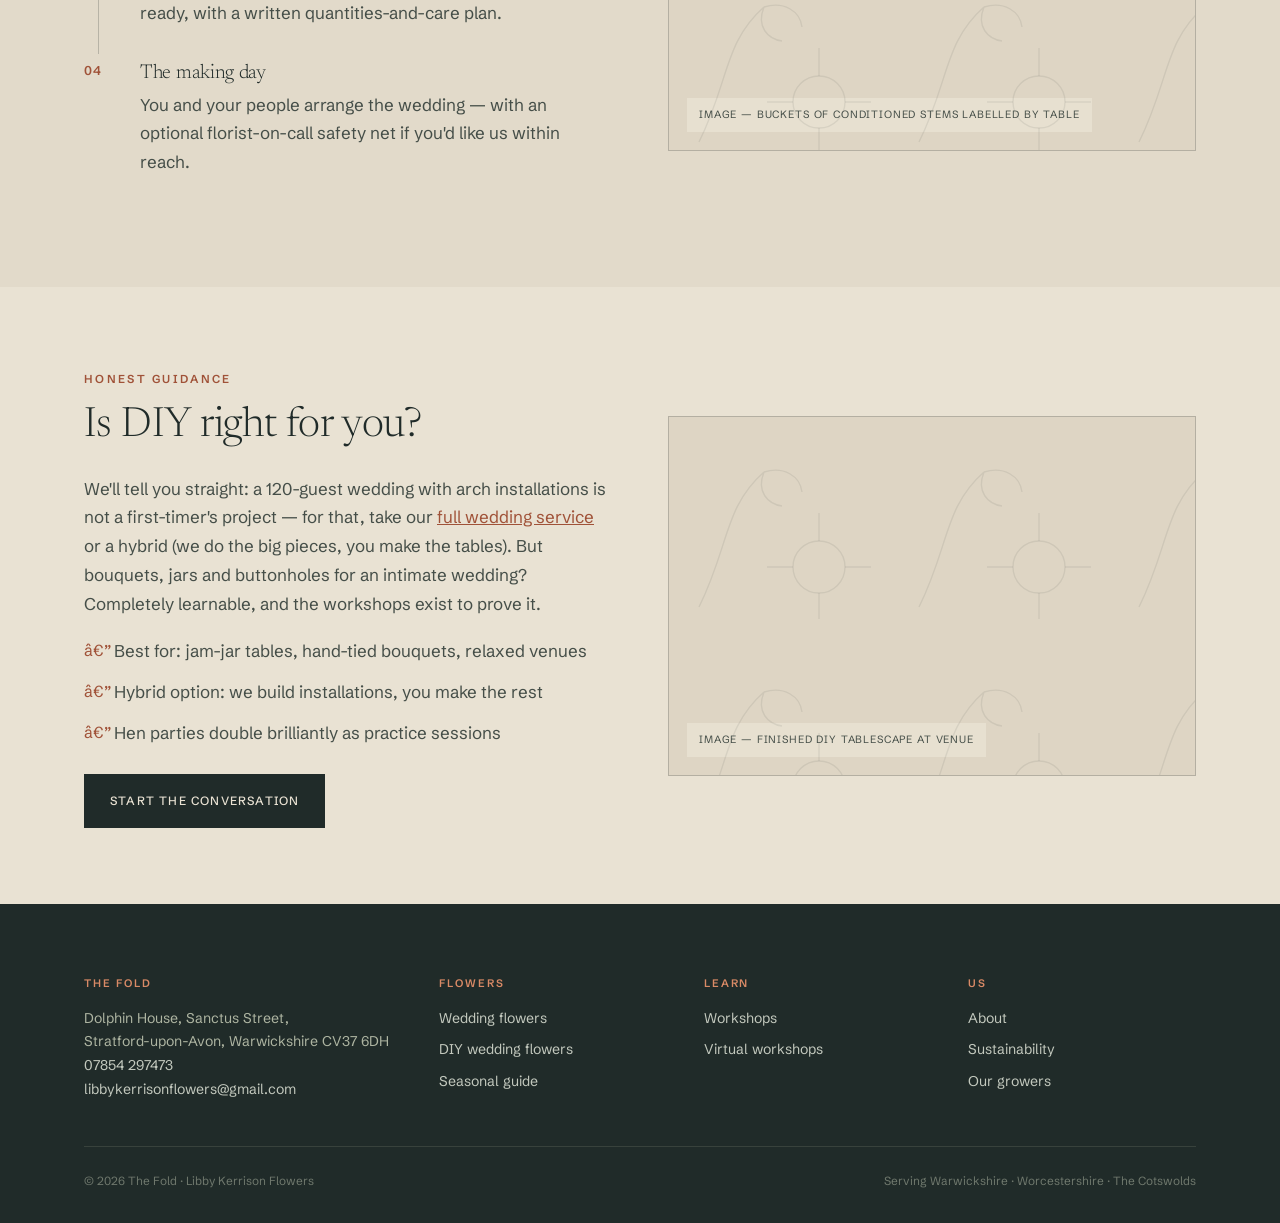
<file: diy-wedding-flowers.html>
<!DOCTYPE html>
<html lang="en-GB">
<head>
<meta charset="UTF-8">
<meta name="viewport" content="width=device-width, initial-scale=1">
<title>DIY Wedding Flowers — Learn to Make Your Own Seasonal Wedding Arrangements | The Fold Floristry</title>
<meta name="description" content="Make your own wedding flowers: workshops that teach brides and wedding parties to arrange seasonal British-grown flowers, with our growers supplying stems the week of the wedding. In person in Stratford-upon-Avon or virtual.">
<link rel="canonical" href="https://libbykerrisonflowers.co.uk/diy-wedding-flowers">
<link rel="preconnect" href="https://fonts.googleapis.com">
<link rel="preconnect" href="https://fonts.gstatic.com" crossorigin>
<link href="https://fonts.googleapis.com/css2?family=Newsreader:ital,opsz,wght@0,6..72,300;0,6..72,400;1,6..72,300&family=Schibsted+Grotesk:wght@400;500;600&display=swap" rel="stylesheet">
<link rel="stylesheet" href="css/style.css">
</head>
<body>
<div class="placeholder-note">CONCEPT BUILD — placeholder imagery. Pricing illustrative.</div>
<header class="site">
  <div class="nav">
    <a class="logo" href="index.html">The Fold<em>Seasonal British Floristry</em></a>
    <nav aria-label="Main">
      <button class="burger" aria-label="Menu">☰</button>
      <ul>
        <li><a href="weddings.html">Weddings</a></li>
        <li><a href="workshops.html">Workshops</a></li>
        <li><a href="seasonal-guide.html">Seasonal Guide</a></li>
        <li><a href="british-grown-flowers.html">Our Growers</a></li>
        <li><a href="sustainable-floristry.html">Sustainability</a></li>
        <li><a href="about.html">About</a></li>
        <li><a class="cta" href="weddings.html#enquire">Enquire</a></li>
      </ul>
    </nav>
  </div>
</header>

<main>
<div class="wrap crumbs"><a href="index.html">Home</a> → <a href="workshops.html">Workshops</a> → DIY Wedding Flowers</div>
<section class="page-hero">
  <div class="wrap split">
    <div>
      <span class="eyebrow">Where workshops meet weddings</span>
      <h1>Make your own wedding flowers. Really.</h1>
      <p class="lede">For brides and couples who want to be taught, not just sold to: learn to construct seasonal arrangements with your own hands, then let our growers deliver your wedding's stems fresh from the field. Meaningful, budget-kind, and genuinely yours.</p>
      <a class="btn btn-primary" href="weddings.html#enquire">Ask about your date</a>
    </div>
    <div class="ph ph-5" style="min-height:380px"><span>Image — bridal party at workshop bench</span></div>
  </div>
</section>

<section class="tight">
  <div class="wrap">
    <div class="grid3">
      <article class="card reveal"><span class="tag">Budget</span><h3>Flowers at grower prices</h3><p>You pay for stems and teaching, not late-night studio labour — typically a significant saving on a full-service wedding, honestly priced from the start.</p></article>
      <article class="card reveal"><span class="tag">Confidence</span><h3>Skills before the big day</h3><p>Practice sessions weeks ahead mean the wedding-eve arranging is calm, social and rehearsed — a hen-do with something to show for it.</p></article>
      <article class="card reveal"><span class="tag">Meaning</span><h3>A story no one can copy</h3><p>"We made these, from flowers grown in Wardington" beats any label. Guests notice.</p></article>
    </div>
  </div>
</section>

<section class="band-sage">
  <div class="wrap">
    <span class="eyebrow">The programme</span>
    <h2>How the bridal programme works</h2>
    <div class="split">
      <div class="steps reveal">
        <div class="step"><h3>Consultation &amp; season check</h3><p>We map your date against the growing calendar, agree the look, and plan what Anna will grow for you.</p></div>
        <div class="step"><h3>Learning sessions</h3><p>One or more workshops — in person at Dolphin House or virtual with posted kits — covering conditioning, hand-tied bouquets, jars and table arrangements, buttonholes.</p></div>
        <div class="step"><h3>Wedding-week delivery</h3><p>Your stems arrive cut-to-order, conditioned and bucket-ready, with a written quantities-and-care plan.</p></div>
        <div class="step"><h3>The making day</h3><p>You and your people arrange the wedding — with an optional florist-on-call safety net if you'd like us within reach.</p></div>
      </div>
      <div class="ph ph-2" style="min-height:420px"><span>Image — buckets of conditioned stems labelled by table</span></div>
    </div>
  </div>
</section>

<section>
  <div class="wrap split">
    <div class="reveal">
      <span class="eyebrow">Honest guidance</span>
      <h2>Is DIY right for you?</h2>
      <p>We'll tell you straight: a 120-guest wedding with arch installations is not a first-timer's project — for that, take our <a href="weddings.html">full wedding service</a> or a hybrid (we do the big pieces, you make the tables). But bouquets, jars and buttonholes for an intimate wedding? Completely learnable, and the workshops exist to prove it.</p>
      <ul class="checks">
        <li>Best for: jam-jar tables, hand-tied bouquets, relaxed venues</li>
        <li>Hybrid option: we build installations, you make the rest</li>
        <li>Hen parties double brilliantly as practice sessions</li>
      </ul>
      <a class="btn btn-primary" style="margin-top:8px" href="weddings.html#enquire">Start the conversation</a>
    </div>
    <div class="ph ph-4" style="min-height:360px"><span>Image — finished DIY tablescape at venue</span></div>
  </div>
</section>
</main>

<footer class="site">
  <div class="wrap">
    <div class="foot-grid">
      <div><h4>The Fold</h4><p style="color:#AEB5A2">Dolphin House, Sanctus Street,<br>Stratford-upon-Avon, Warwickshire CV37 6DH<br><a href="tel:+447854297473">07854 297473</a><br><a href="mailto:libbykerrisonflowers@gmail.com">libbykerrisonflowers@gmail.com</a></p></div>
      <div><h4>Flowers</h4><ul><li><a href="weddings.html">Wedding flowers</a></li><li><a href="diy-wedding-flowers.html">DIY wedding flowers</a></li><li><a href="seasonal-guide.html">Seasonal guide</a></li></ul></div>
      <div><h4>Learn</h4><ul><li><a href="workshops.html">Workshops</a></li><li><a href="workshops.html#virtual">Virtual workshops</a></li></ul></div>
      <div><h4>Us</h4><ul><li><a href="about.html">About</a></li><li><a href="sustainable-floristry.html">Sustainability</a></li><li><a href="british-grown-flowers.html">Our growers</a></li></ul></div>
    </div>
    <div class="legal"><span>© 2026 The Fold · Libby Kerrison Flowers</span><span>Serving Warwickshire · Worcestershire · The Cotswolds</span></div>
  </div>
</footer>
<script src="js/main.js"></script>
</body>
</html>
</file>
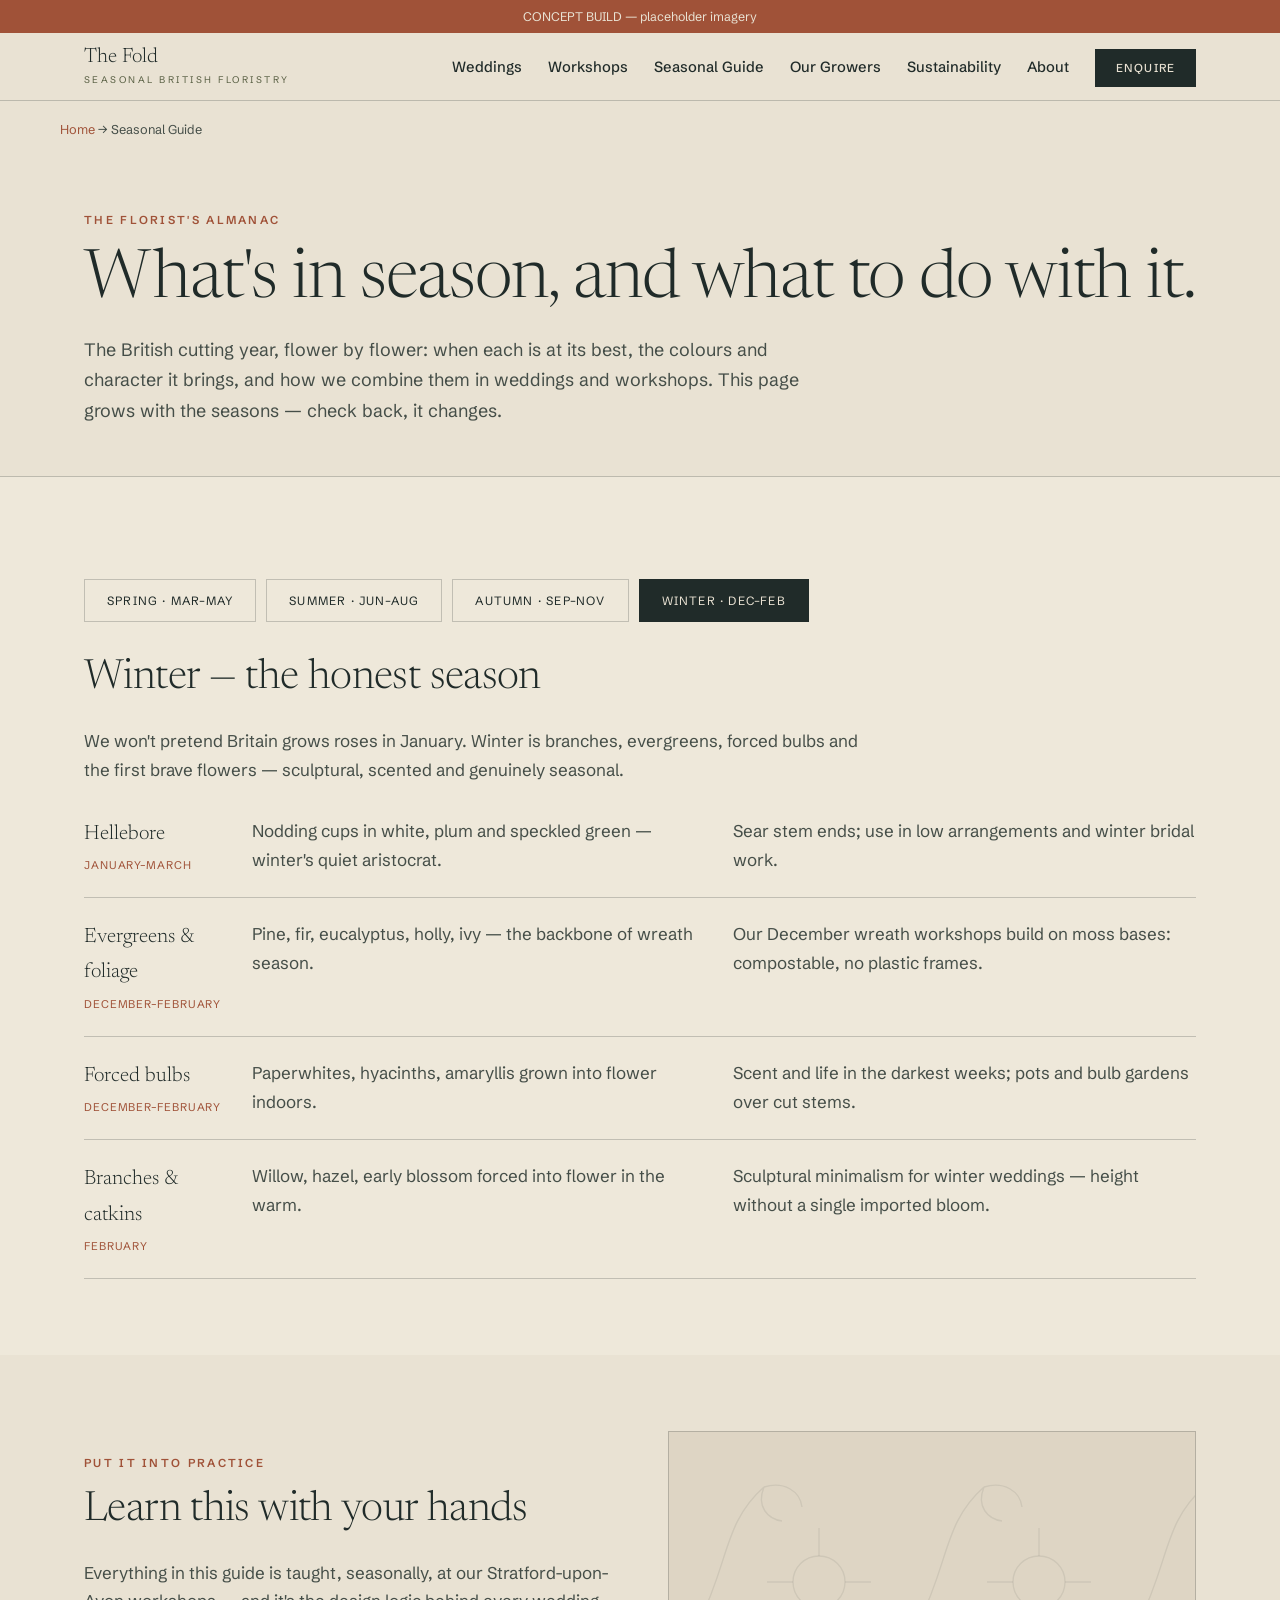
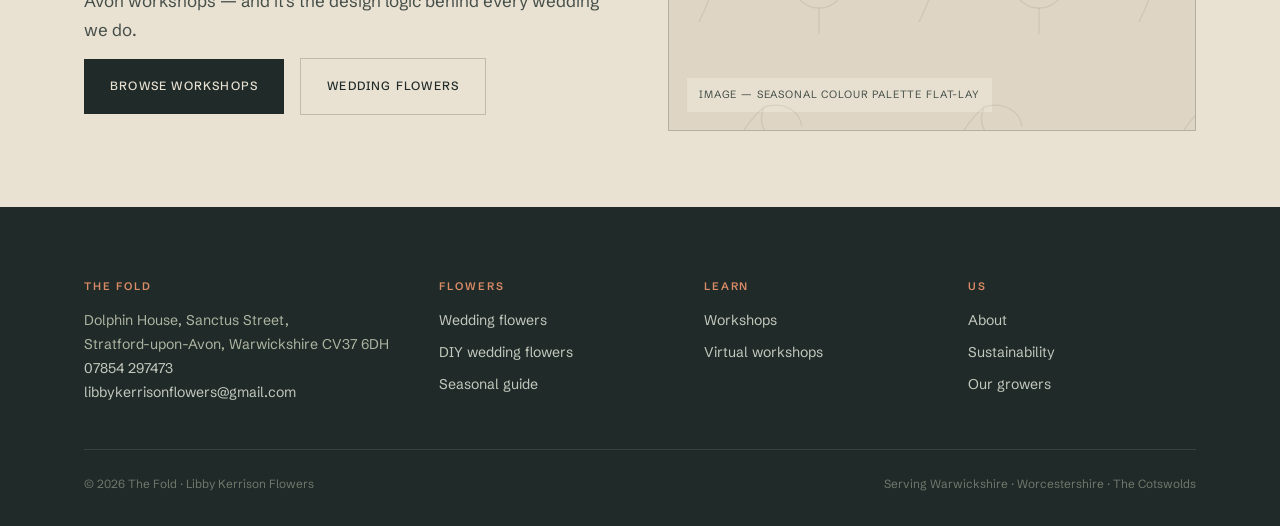
<file: seasonal-guide.html>
<!DOCTYPE html>
<html lang="en-GB">
<head>
<meta charset="UTF-8">
<meta name="viewport" content="width=device-width, initial-scale=1">
<title>Seasonal Flower Guide — What British Flowers Are In Season & How to Use Them | The Fold Floristry</title>
<meta name="description" content="A florist's guide to British flowers by season: what's at its best each month, the colours each flower brings, and how to combine them — from June cornflowers to autumn dahlias.">
<link rel="canonical" href="https://libbykerrisonflowers.co.uk/seasonal-guide">
<link rel="preconnect" href="https://fonts.googleapis.com">
<link rel="preconnect" href="https://fonts.gstatic.com" crossorigin>
<link href="https://fonts.googleapis.com/css2?family=Newsreader:ital,opsz,wght@0,6..72,300;0,6..72,400;1,6..72,300&family=Schibsted+Grotesk:wght@400;500;600&display=swap" rel="stylesheet">
<link rel="stylesheet" href="css/style.css">
</head>
<body>
<div class="placeholder-note">CONCEPT BUILD — placeholder imagery</div>
<header class="site">
  <div class="nav">
    <a class="logo" href="index.html">The Fold<em>Seasonal British Floristry</em></a>
    <nav aria-label="Main">
      <button class="burger" aria-label="Menu">☰</button>
      <ul>
        <li><a href="weddings.html">Weddings</a></li>
        <li><a href="workshops.html">Workshops</a></li>
        <li><a href="seasonal-guide.html">Seasonal Guide</a></li>
        <li><a href="british-grown-flowers.html">Our Growers</a></li>
        <li><a href="sustainable-floristry.html">Sustainability</a></li>
        <li><a href="about.html">About</a></li>
        <li><a class="cta" href="weddings.html#enquire">Enquire</a></li>
      </ul>
    </nav>
  </div>
</header>

<main>
<div class="wrap crumbs"><a href="index.html">Home</a> → Seasonal Guide</div>
<section class="page-hero">
  <div class="wrap">
    <span class="eyebrow">The florist's almanac</span>
    <h1>What's in season, and what to do with it.</h1>
    <p class="lede">The British cutting year, flower by flower: when each is at its best, the colours and character it brings, and how we combine them in weddings and workshops. This page grows with the seasons — check back, it changes.</p>
  </div>
</section>

<section class="band-paper">
  <div class="wrap">
    <div class="season-tabs" role="tablist">
      <button data-season="spring">Spring · Mar–May</button>
      <button data-season="summer" class="active">Summer · Jun–Aug</button>
      <button data-season="autumn">Autumn · Sep–Nov</button>
      <button data-season="winter">Winter · Dec–Feb</button>
    </div>

    <div class="season-panel" id="spring">
      <h2 class="serif">Spring — the impatient season</h2>
      <p style="max-width:46em;margin-bottom:10px">Everything arrives in a rush and nothing lasts long — which is exactly the charm. Design loose, let stems bend, and change the water often.</p>
      <div class="flower-row"><div class="name">Tulip<small>March–April</small></div><p>Every colour but true blue; keeps growing in the vase, so arrangements move overnight. Use that — don't fight it.</p><p>Pairs with narcissi and flowering branches. A single-variety mass in a low bowl is spring's easiest trick.</p></div>
      <div class="flower-row"><div class="name">Narcissi<small>February–April</small></div><p>From bold trumpet yellows to tiny scented paperwhites and creams.</p><p>Condition separately (their sap shortens other flowers' lives), then combine with tulips and blossom.</p></div>
      <div class="flower-row"><div class="name">Ranunculus<small>April–May</small></div><p>Layer upon layer of petals; the closest spring gets to a rose. Soft pastels through to burgundy.</p><p>The wedding workhorse of late spring — bouquets, buttonholes, everything.</p></div>
      <div class="flower-row"><div class="name">Blossom &amp; branches<small>March–May</small></div><p>Cherry, apple, hawthorn. Height, structure and a week of falling petals.</p><p>Large-scale ceremony work; three branches beat thirty stems.</p></div>
    </div>

    <div class="season-panel active" id="summer">
      <h2 class="serif">Summer — the meadow months</h2>
      <p style="max-width:46em;margin-bottom:10px">The British year at full volume. If you're marrying in June, July or August, almost everything below can be cut for you within days of the wedding.</p>
      <div class="flower-row"><div class="name">Cornflower<small>June–July</small></div><p>Famous in blue, but the white and chocolate varieties are the designer's secret — June's most quietly elegant stems.</p><p>Thread through white-and-neutral palettes for depth without colour shouting; lovely in buttonholes.</p></div>
      <div class="flower-row"><div class="name">Achillea<small>June–September</small></div><p>Flat plates of tiny flowers in ochre, terracotta, soft pink and white. In a cool year it holds back early — not yet in full force — but earns its place in any theme it touches.</p><p>The great connector: it bridges colours that otherwise argue, and dries beautifully for autumn work.</p></div>
      <div class="flower-row"><div class="name">Sweet pea<small>June–August</small></div><p>The scent of a British summer; ruffled pastels and rich purples.</p><p>Short-stemmed and delicate — cluster low in bouquets and jam jars where noses can reach them.</p></div>
      <div class="flower-row"><div class="name">Cosmos<small>July–October</small></div><p>Weightless single flowers on wiry stems, white through candy pink.</p><p>The "just gathered" look: let them float an inch above the rest of the arrangement.</p></div>
      <div class="flower-row"><div class="name">Dahlia<small>August–October</small></div><p>Arrives late summer and takes over — pompoms to dinner-plates, café-au-lait to near-black.</p><p>Focal flowers: one to three per arrangement, everything else in service of them.</p></div>
    </div>

    <div class="season-panel" id="autumn">
      <h2 class="serif">Autumn — texture &amp; harvest</h2>
      <p style="max-width:46em;margin-bottom:10px">Colour deepens and texture takes the lead: seed heads, grasses, hips and the last great flush of dahlias before the frosts.</p>
      <div class="flower-row"><div class="name">Dahlia (peak)<small>September–October</small></div><p>At their absolute best now — the most generous wedding flower of the season.</p><p>Pair with grasses and copper foliage; a September wedding can be nearly all-dahlia.</p></div>
      <div class="flower-row"><div class="name">Grasses &amp; seed heads<small>September–November</small></div><p>Panicum, miscanthus, poppy and nigella pods, honesty.</p><p>Movement and light-catching haze around focal flowers; dry them and they last all winter.</p></div>
      <div class="flower-row"><div class="name">Rosehips &amp; crab apple<small>October–November</small></div><p>Gloss, shine and berry-red punctuation.</p><p>Harvest tables, autumn buttonholes, and the first wreath bases of the year.</p></div>
      <div class="flower-row"><div class="name">Chrysanthemum (heritage)<small>October–November</small></div><p>Forget the garage forecourt — British heritage blooms are spidery, bronze and extraordinary.</p><p>The bridge flower that carries weddings to the very edge of winter.</p></div>
    </div>

    <div class="season-panel" id="winter">
      <h2 class="serif">Winter — the honest season</h2>
      <p style="max-width:46em;margin-bottom:10px">We won't pretend Britain grows roses in January. Winter is branches, evergreens, forced bulbs and the first brave flowers — sculptural, scented and genuinely seasonal.</p>
      <div class="flower-row"><div class="name">Hellebore<small>January–March</small></div><p>Nodding cups in white, plum and speckled green — winter's quiet aristocrat.</p><p>Sear stem ends; use in low arrangements and winter bridal work.</p></div>
      <div class="flower-row"><div class="name">Evergreens &amp; foliage<small>December–February</small></div><p>Pine, fir, eucalyptus, holly, ivy — the backbone of wreath season.</p><p>Our December wreath workshops build on moss bases: compostable, no plastic frames.</p></div>
      <div class="flower-row"><div class="name">Forced bulbs<small>December–February</small></div><p>Paperwhites, hyacinths, amaryllis grown into flower indoors.</p><p>Scent and life in the darkest weeks; pots and bulb gardens over cut stems.</p></div>
      <div class="flower-row"><div class="name">Branches &amp; catkins<small>February</small></div><p>Willow, hazel, early blossom forced into flower in the warm.</p><p>Sculptural minimalism for winter weddings — height without a single imported bloom.</p></div>
    </div>
  </div>
</section>

<section>
  <div class="wrap split">
    <div class="reveal">
      <span class="eyebrow">Put it into practice</span>
      <h2>Learn this with your hands</h2>
      <p>Everything in this guide is taught, seasonally, at our Stratford-upon-Avon workshops — and it's the design logic behind every wedding we do.</p>
      <a class="btn btn-primary" href="workshops.html" style="margin-top:14px">Browse workshops</a>
      <a class="btn btn-ghost" href="weddings.html">Wedding flowers</a>
    </div>
    <div class="ph ph-4" style="min-height:300px"><span>Image — seasonal colour palette flat-lay</span></div>
  </div>
</section>
</main>

<footer class="site">
  <div class="wrap">
    <div class="foot-grid">
      <div><h4>The Fold</h4><p style="color:#AEB5A2">Dolphin House, Sanctus Street,<br>Stratford-upon-Avon, Warwickshire CV37 6DH<br><a href="tel:+447854297473">07854 297473</a><br><a href="mailto:libbykerrisonflowers@gmail.com">libbykerrisonflowers@gmail.com</a></p></div>
      <div><h4>Flowers</h4><ul><li><a href="weddings.html">Wedding flowers</a></li><li><a href="diy-wedding-flowers.html">DIY wedding flowers</a></li><li><a href="seasonal-guide.html">Seasonal guide</a></li></ul></div>
      <div><h4>Learn</h4><ul><li><a href="workshops.html">Workshops</a></li><li><a href="workshops.html#virtual">Virtual workshops</a></li></ul></div>
      <div><h4>Us</h4><ul><li><a href="about.html">About</a></li><li><a href="sustainable-floristry.html">Sustainability</a></li><li><a href="british-grown-flowers.html">Our growers</a></li></ul></div>
    </div>
    <div class="legal"><span>© 2026 The Fold · Libby Kerrison Flowers</span><span>Serving Warwickshire · Worcestershire · The Cotswolds</span></div>
  </div>
</footer>
<script src="js/main.js"></script>
</body>
</html>
</file>
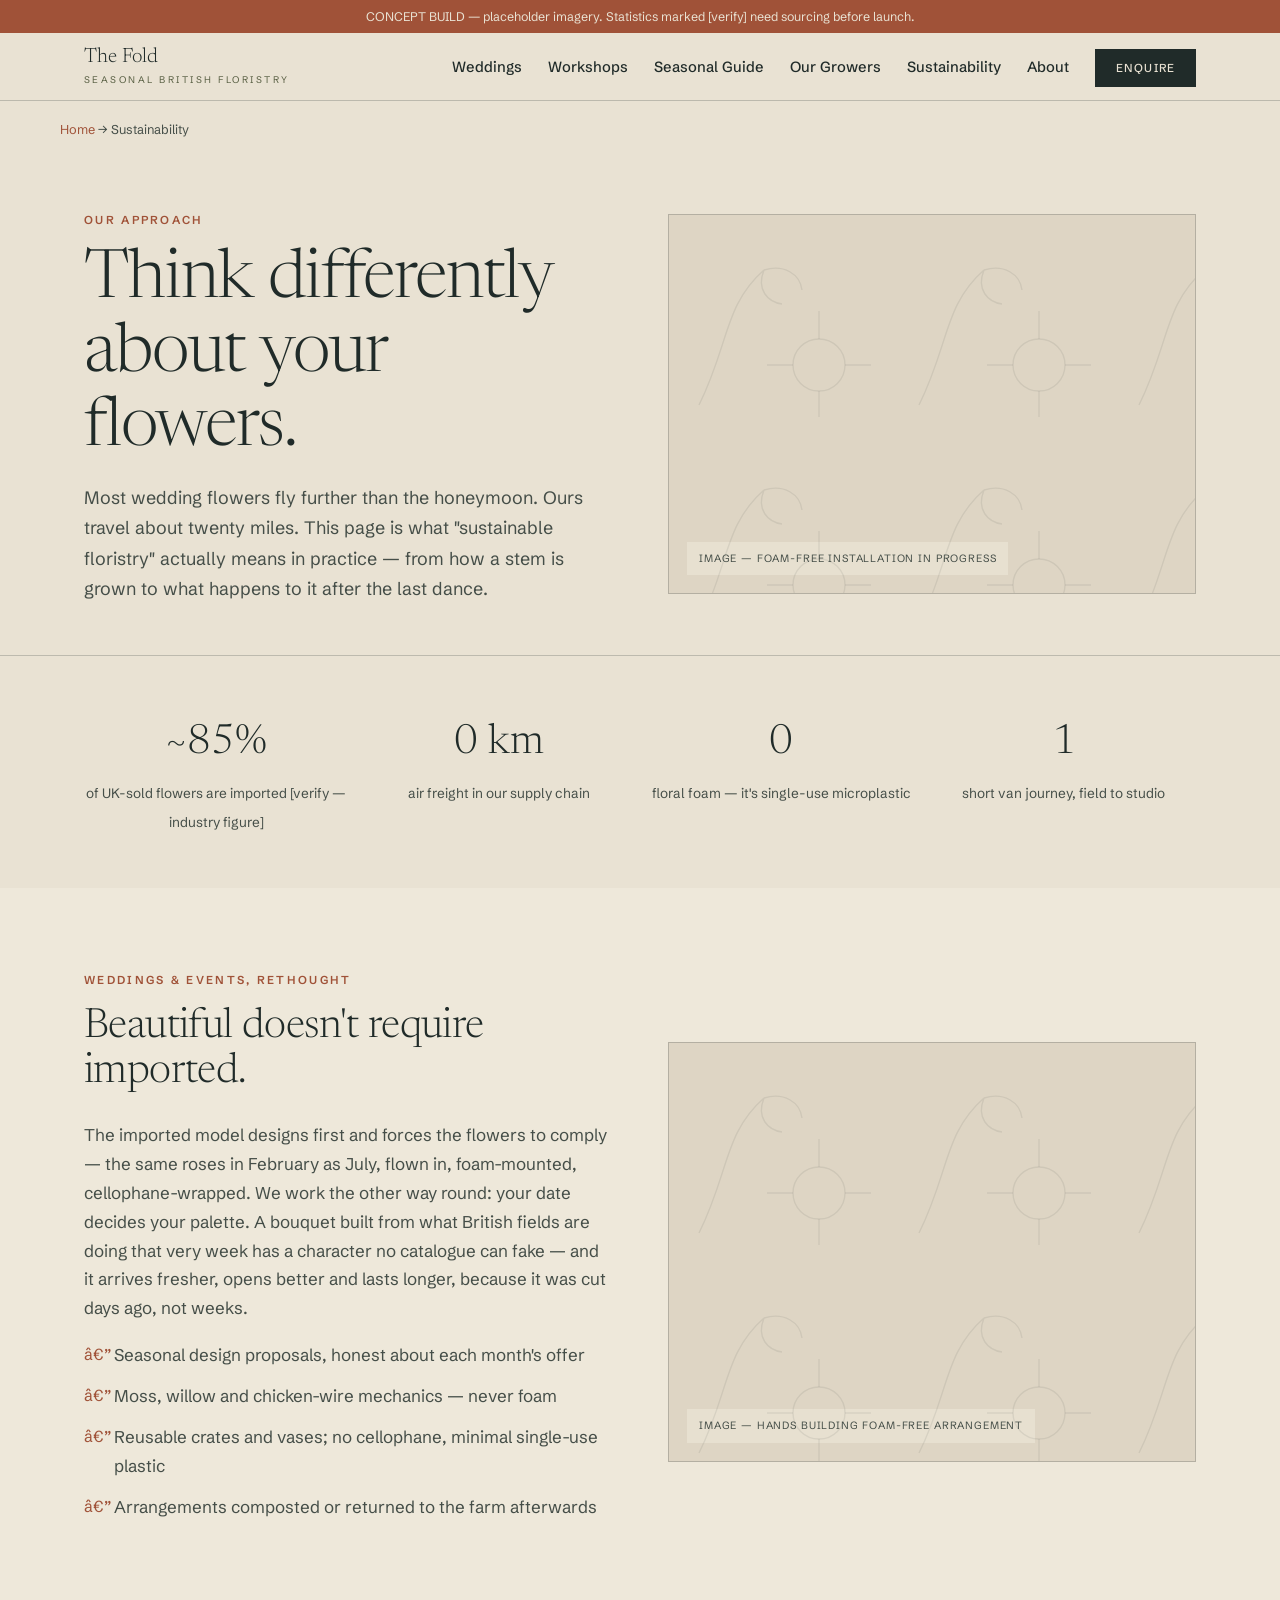
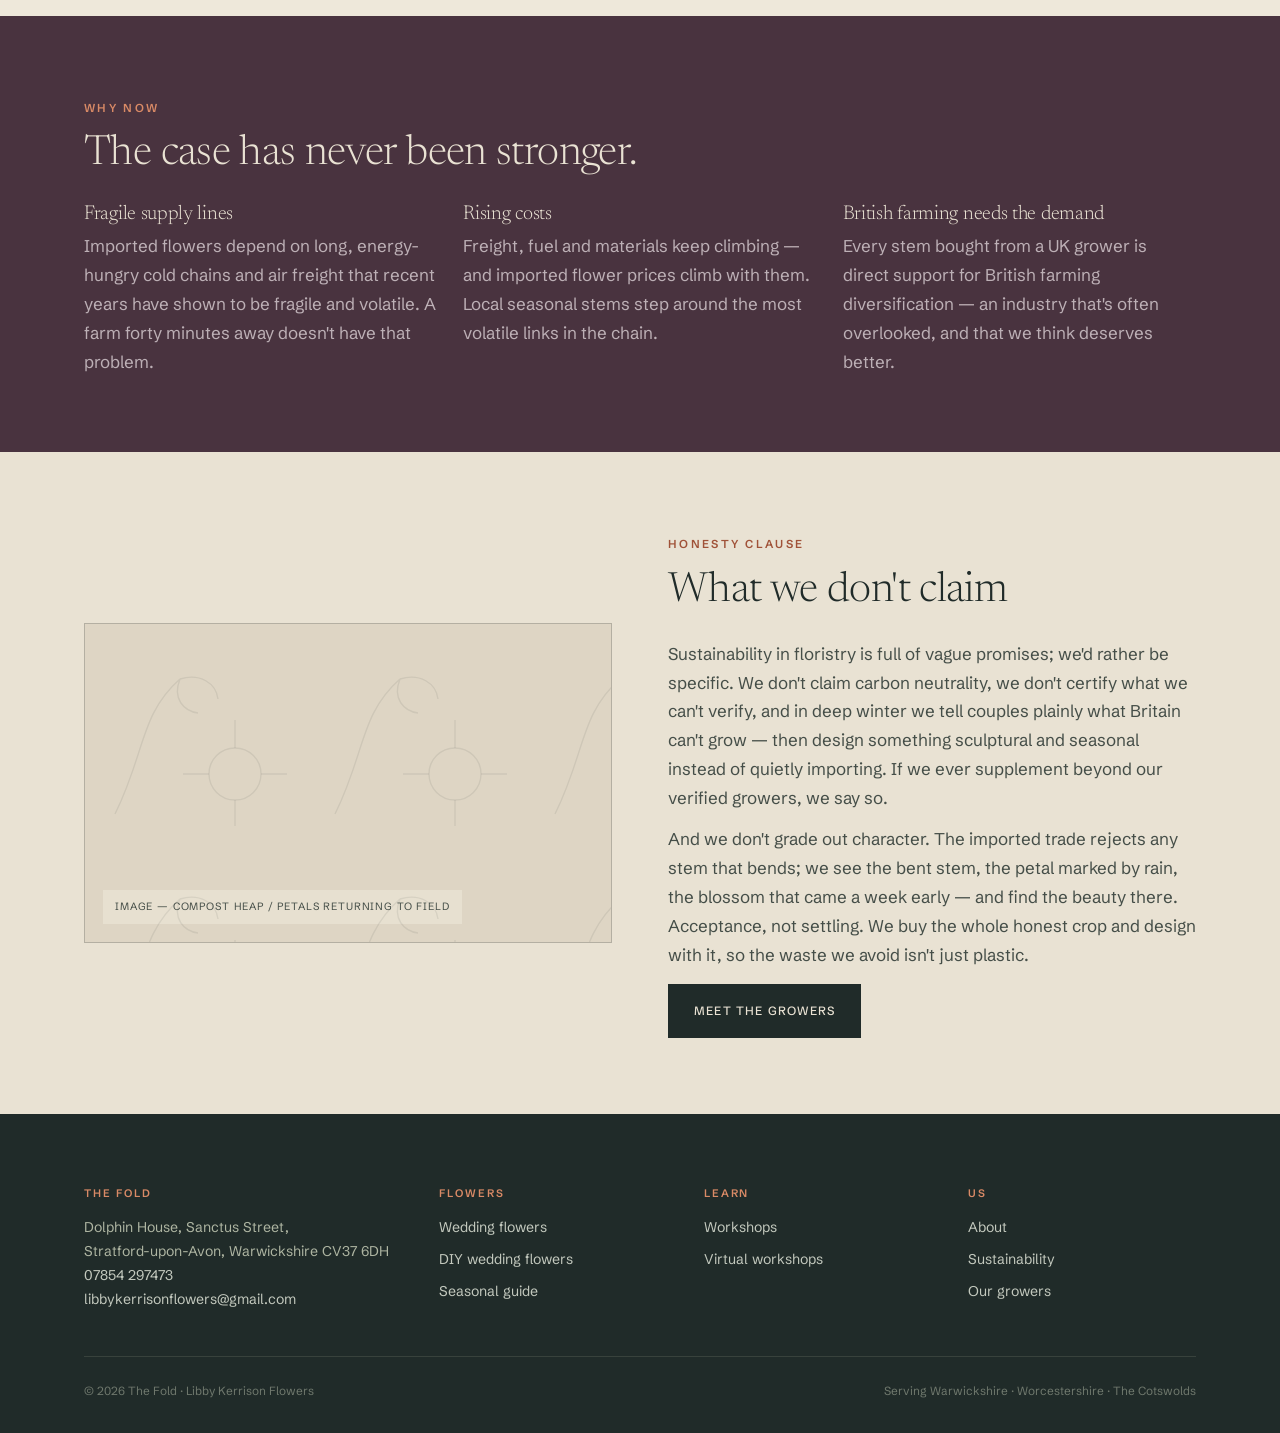
<file: sustainable-floristry.html>
<!DOCTYPE html>
<html lang="en-GB">
<head>
<meta charset="UTF-8">
<meta name="viewport" content="width=device-width, initial-scale=1">
<title>Sustainable Floristry — A Different Approach to Wedding & Event Flowers | The Fold Floristry</title>
<meta name="description" content="What sustainable floristry actually means: locally sourced British flowers, no floral foam, no air freight, less plastic — and why fragile global supply lines make this the sensible choice, not just the ethical one.">
<link rel="canonical" href="https://libbykerrisonflowers.co.uk/sustainable-floristry">
<link rel="preconnect" href="https://fonts.googleapis.com">
<link rel="preconnect" href="https://fonts.gstatic.com" crossorigin>
<link href="https://fonts.googleapis.com/css2?family=Newsreader:ital,opsz,wght@0,6..72,300;0,6..72,400;1,6..72,300&family=Schibsted+Grotesk:wght@400;500;600&display=swap" rel="stylesheet">
<link rel="stylesheet" href="css/style.css">
</head>
<body>
<div class="placeholder-note">CONCEPT BUILD — placeholder imagery. Statistics marked [verify] need sourcing before launch.</div>
<header class="site">
  <div class="nav">
    <a class="logo" href="index.html">The Fold<em>Seasonal British Floristry</em></a>
    <nav aria-label="Main">
      <button class="burger" aria-label="Menu">☰</button>
      <ul>
        <li><a href="weddings.html">Weddings</a></li>
        <li><a href="workshops.html">Workshops</a></li>
        <li><a href="seasonal-guide.html">Seasonal Guide</a></li>
        <li><a href="british-grown-flowers.html">Our Growers</a></li>
        <li><a href="sustainable-floristry.html">Sustainability</a></li>
        <li><a href="about.html">About</a></li>
        <li><a class="cta" href="weddings.html#enquire">Enquire</a></li>
      </ul>
    </nav>
  </div>
</header>

<main>
<div class="wrap crumbs"><a href="index.html">Home</a> → Sustainability</div>
<section class="page-hero">
  <div class="wrap split">
    <div>
      <span class="eyebrow">Our approach</span>
      <h1>Think differently about your flowers.</h1>
      <p class="lede">Most wedding flowers fly further than the honeymoon. Ours travel about twenty miles. This page is what "sustainable floristry" actually means in practice — from how a stem is grown to what happens to it after the last dance.</p>
    </div>
    <div class="ph ph-5" style="min-height:380px"><span>Image — foam-free installation in progress</span></div>
  </div>
</section>

<section class="tight">
  <div class="wrap">
    <div class="stats">
      <div class="stat"><b>~85%</b><small>of UK-sold flowers are imported [verify — industry figure]</small></div>
      <div class="stat"><b>0 km</b><small>air freight in our supply chain</small></div>
      <div class="stat"><b>0</b><small>floral foam — it's single-use microplastic</small></div>
      <div class="stat"><b>1</b><small>short van journey, field to studio</small></div>
    </div>
  </div>
</section>

<section class="band-paper">
  <div class="wrap split">
    <div class="reveal">
      <span class="eyebrow">Weddings &amp; events, rethought</span>
      <h2>Beautiful doesn't require imported.</h2>
      <p>The imported model designs first and forces the flowers to comply — the same roses in February as July, flown in, foam-mounted, cellophane-wrapped. We work the other way round: your date decides your palette. A bouquet built from what British fields are doing that very week has a character no catalogue can fake — and it arrives fresher, opens better and lasts longer, because it was cut days ago, not weeks.</p>
      <ul class="checks">
        <li>Seasonal design proposals, honest about each month's offer</li>
        <li>Moss, willow and chicken-wire mechanics — never foam</li>
        <li>Reusable crates and vases; no cellophane, minimal single-use plastic</li>
        <li>Arrangements composted or returned to the farm afterwards</li>
      </ul>
    </div>
    <div class="ph ph-2" style="min-height:420px"><span>Image — hands building foam-free arrangement</span></div>
  </div>
</section>

<section class="band-deep">
  <div class="wrap">
    <span class="eyebrow" style="color:var(--sun)">Why now</span>
    <h2>The case has never been stronger.</h2>
    <div class="grid3">
      <div class="reveal"><h3>Fragile supply lines</h3><p>Imported flowers depend on long, energy-hungry cold chains and air freight that recent years have shown to be fragile and volatile. A farm forty minutes away doesn't have that problem.</p></div>
      <div class="reveal"><h3>Rising costs</h3><p>Freight, fuel and materials keep climbing — and imported flower prices climb with them. Local seasonal stems step around the most volatile links in the chain.</p></div>
      <div class="reveal"><h3>British farming needs the demand</h3><p>Every stem bought from a UK grower is direct support for British farming diversification — an industry that's often overlooked, and that we think deserves better.</p></div>
    </div>
  </div>
</section>

<section>
  <div class="wrap split">
    <div class="ph ph-4" style="min-height:320px"><span>Image — compost heap / petals returning to field</span></div>
    <div class="reveal">
      <span class="eyebrow">Honesty clause</span>
      <h2>What we don't claim</h2>
      <p>Sustainability in floristry is full of vague promises; we'd rather be specific. We don't claim carbon neutrality, we don't certify what we can't verify, and in deep winter we tell couples plainly what Britain can't grow — then design something sculptural and seasonal instead of quietly importing. If we ever supplement beyond our verified growers, we say so.</p>
      <p style="margin-top:12px">And we don't grade out character. The imported trade rejects any stem that bends; we see the bent stem, the petal marked by rain, the blossom that came a week early — and find the beauty there. Acceptance, not settling. We buy the whole honest crop and design with it, so the waste we avoid isn't just plastic.</p>
      <a class="btn btn-primary" style="margin-top:14px" href="british-grown-flowers.html">Meet the growers</a>
    </div>
  </div>
</section>
</main>

<footer class="site">
  <div class="wrap">
    <div class="foot-grid">
      <div><h4>The Fold</h4><p style="color:#AEB5A2">Dolphin House, Sanctus Street,<br>Stratford-upon-Avon, Warwickshire CV37 6DH<br><a href="tel:+447854297473">07854 297473</a><br><a href="mailto:libbykerrisonflowers@gmail.com">libbykerrisonflowers@gmail.com</a></p></div>
      <div><h4>Flowers</h4><ul><li><a href="weddings.html">Wedding flowers</a></li><li><a href="diy-wedding-flowers.html">DIY wedding flowers</a></li><li><a href="seasonal-guide.html">Seasonal guide</a></li></ul></div>
      <div><h4>Learn</h4><ul><li><a href="workshops.html">Workshops</a></li><li><a href="workshops.html#virtual">Virtual workshops</a></li></ul></div>
      <div><h4>Us</h4><ul><li><a href="about.html">About</a></li><li><a href="sustainable-floristry.html">Sustainability</a></li><li><a href="british-grown-flowers.html">Our growers</a></li></ul></div>
    </div>
    <div class="legal"><span>© 2026 The Fold · Libby Kerrison Flowers</span><span>Serving Warwickshire · Worcestershire · The Cotswolds</span></div>
  </div>
</footer>
<script src="js/main.js"></script>
</body>
</html>
</file>
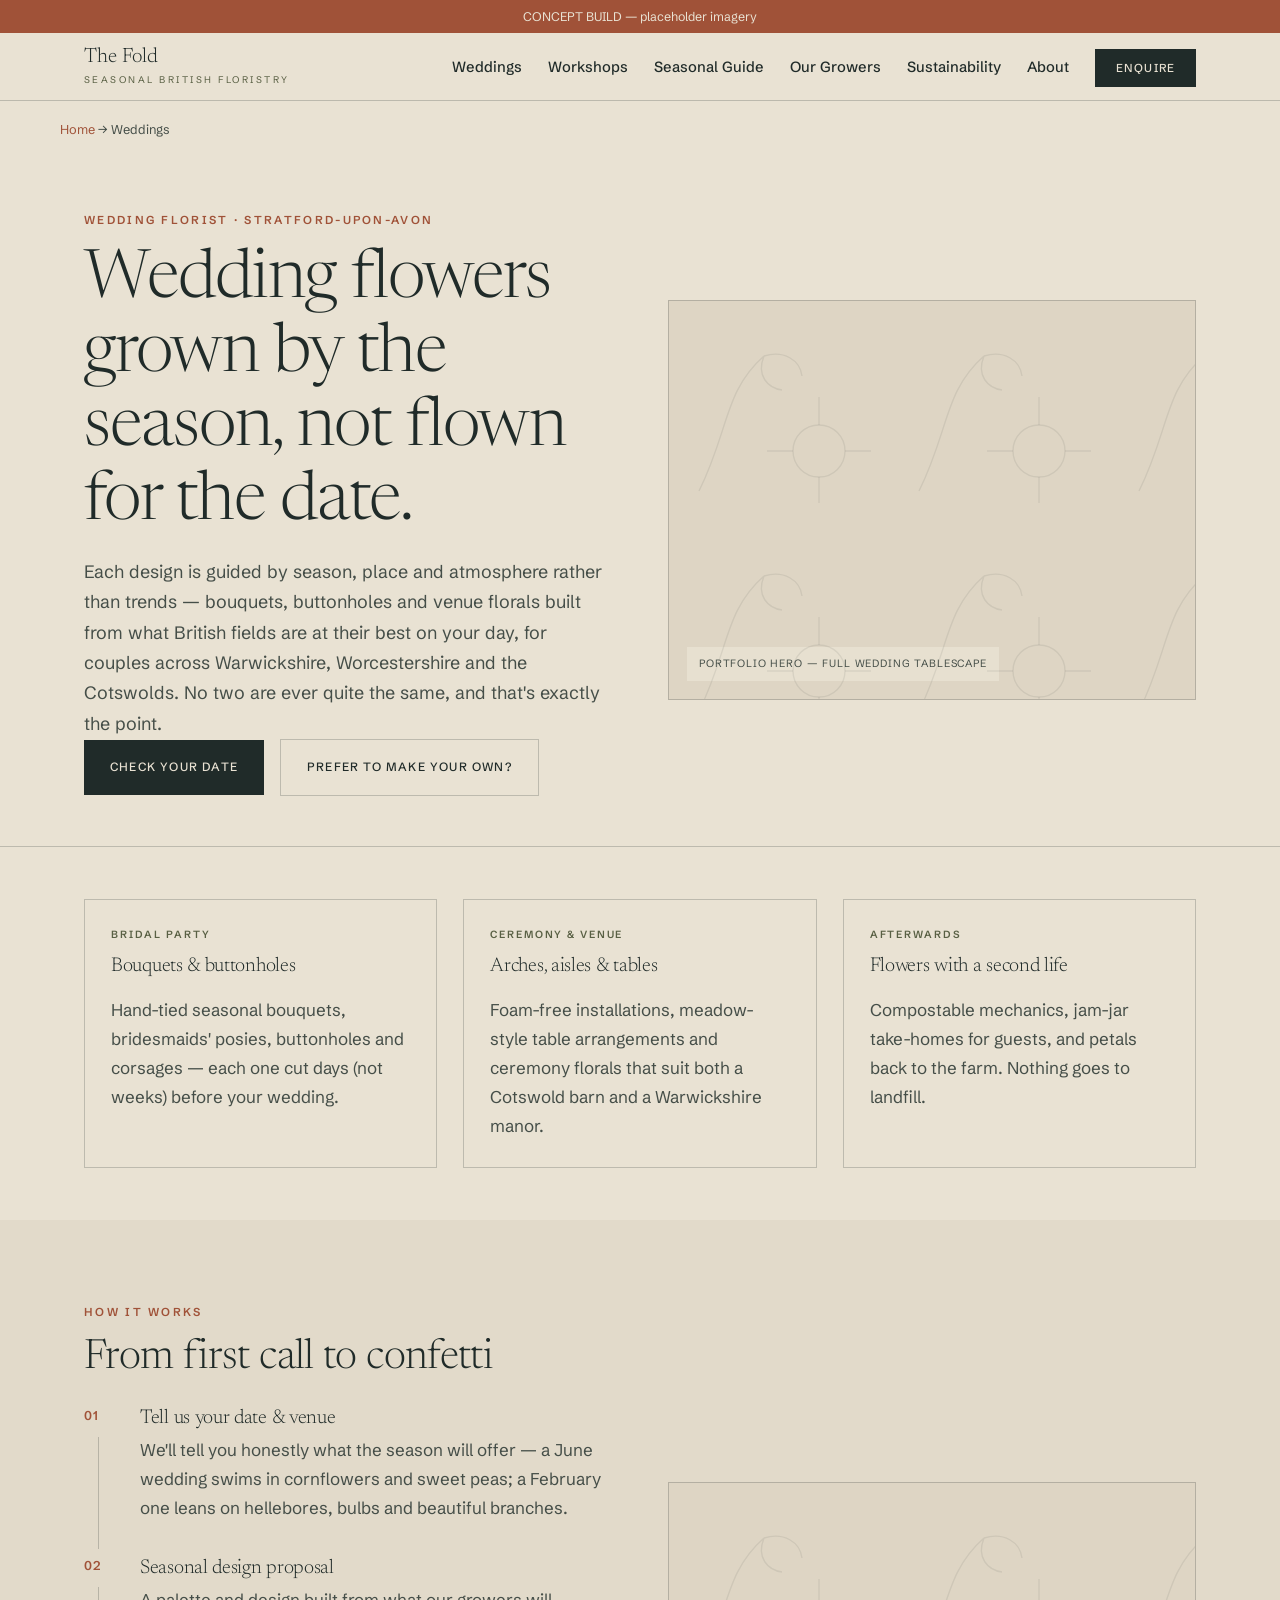
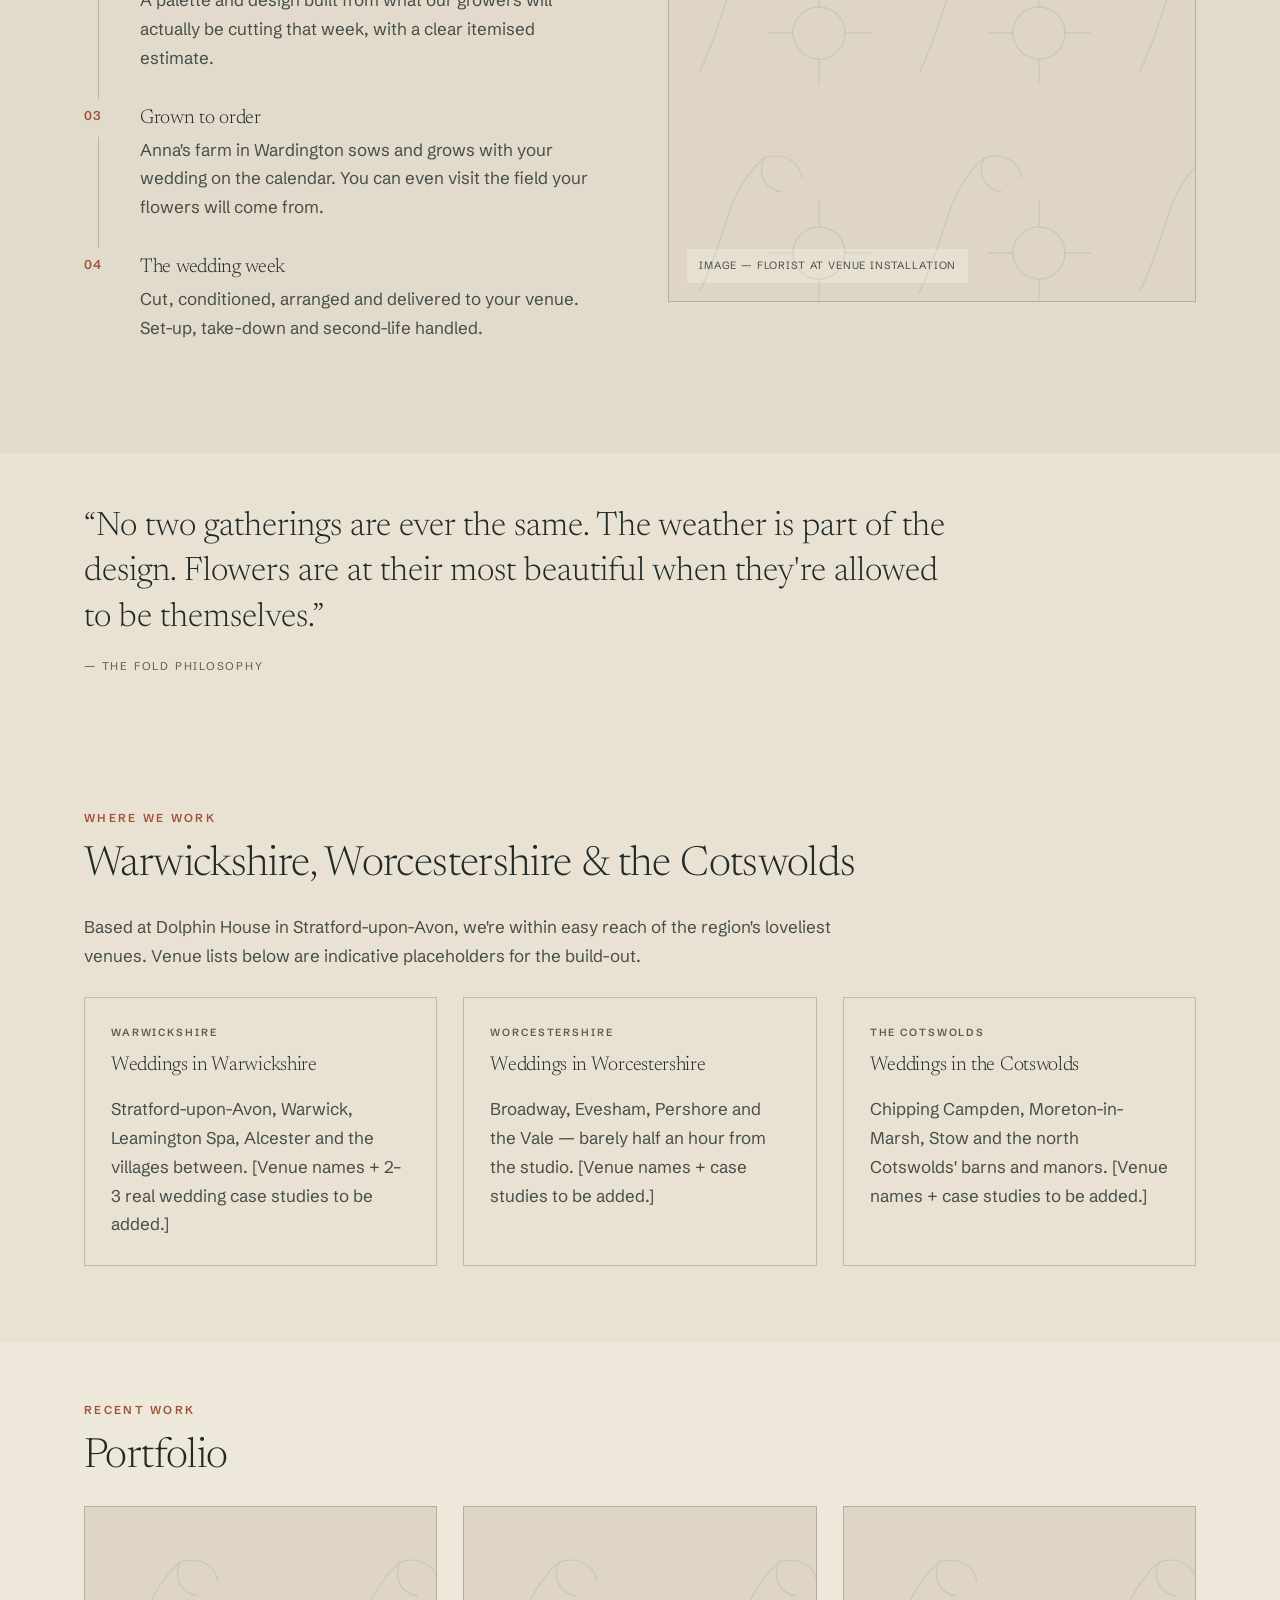
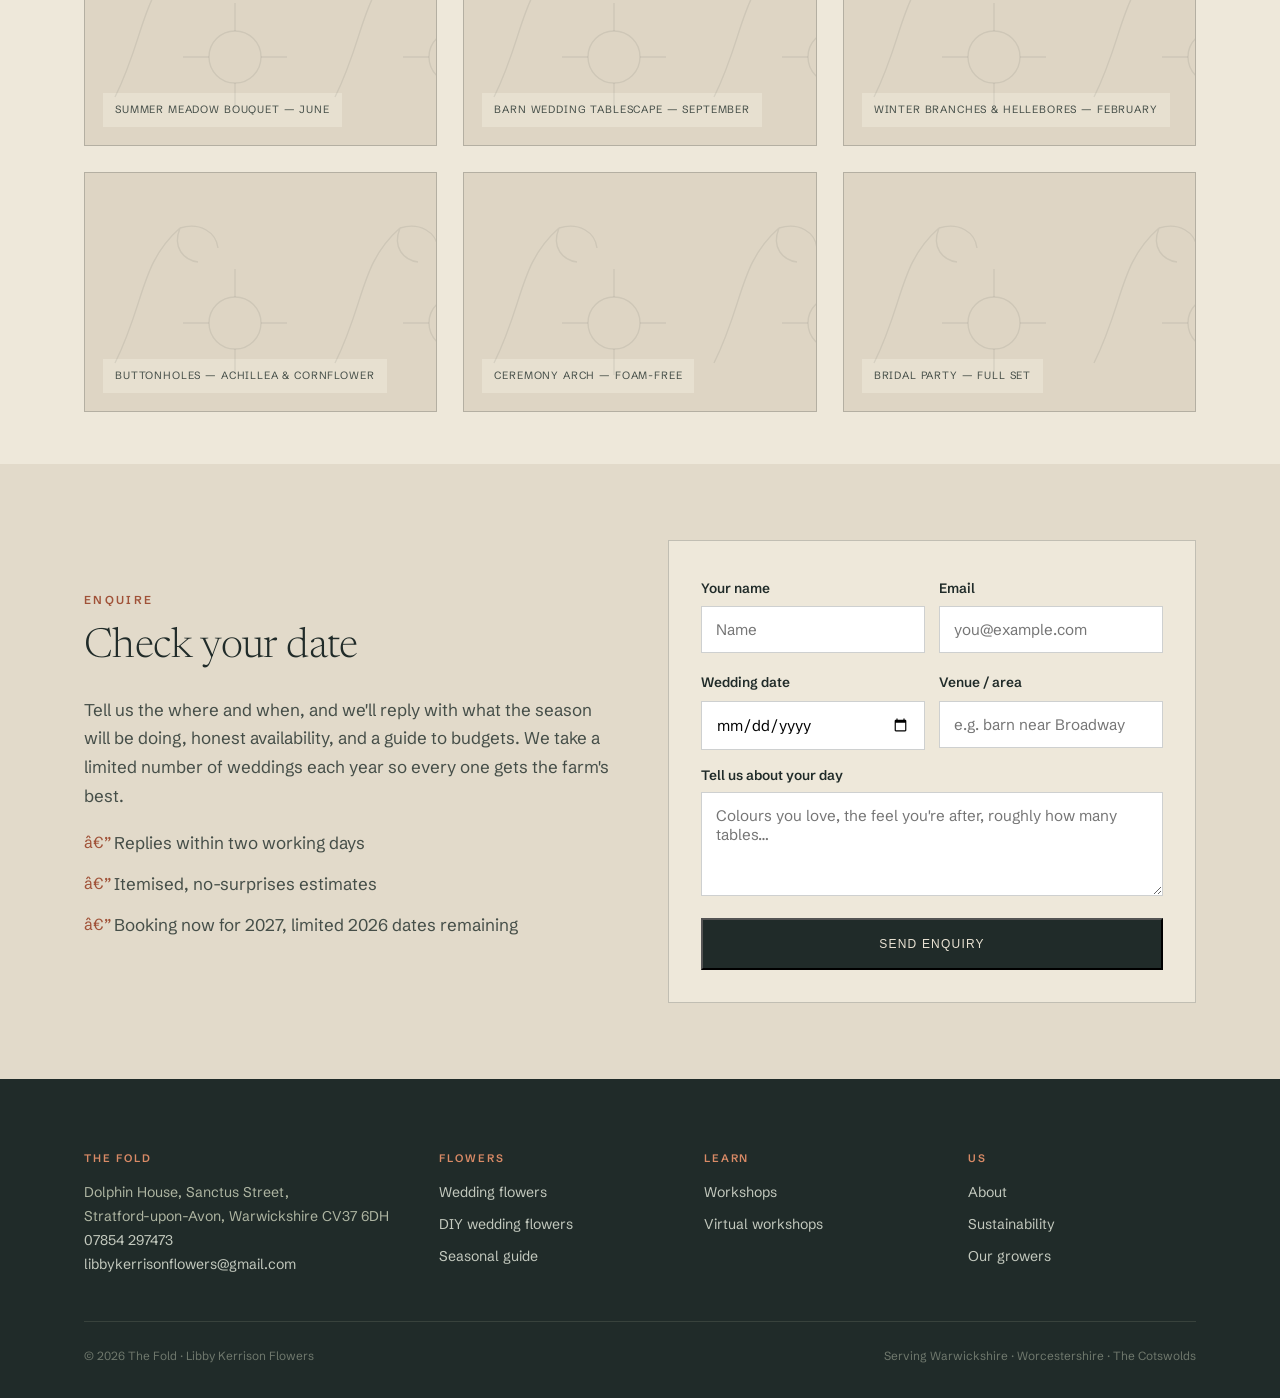
<file: weddings.html>
<!DOCTYPE html>
<html lang="en-GB">
<head>
<meta charset="UTF-8">
<meta name="viewport" content="width=device-width, initial-scale=1">
<title>Wedding Florist Stratford-upon-Avon | Seasonal Wedding Flowers Warwickshire, Worcestershire & the Cotswolds</title>
<meta name="description" content="Seasonal, British-grown wedding flowers from a Stratford-upon-Avon studio. Bouquets, buttonholes and venue florals for weddings across Warwickshire, Worcestershire and the Cotswolds.">
<link rel="canonical" href="https://libbykerrisonflowers.co.uk/weddings">
<link rel="preconnect" href="https://fonts.googleapis.com">
<link rel="preconnect" href="https://fonts.gstatic.com" crossorigin>
<link href="https://fonts.googleapis.com/css2?family=Newsreader:ital,opsz,wght@0,6..72,300;0,6..72,400;1,6..72,300&family=Schibsted+Grotesk:wght@400;500;600&display=swap" rel="stylesheet">
<link rel="stylesheet" href="css/style.css">
<script type="application/ld+json">
{"@context":"https://schema.org","@type":"Service","serviceType":"Wedding floristry","name":"Seasonal British wedding flowers","provider":{"@type":"Florist","name":"The Fold (Libby Kerrison Flowers)","address":{"@type":"PostalAddress","addressLocality":"Stratford-upon-Avon","addressRegion":"Warwickshire","postalCode":"CV37 6DH","addressCountry":"GB"}},"areaServed":["Warwickshire","Worcestershire","Cotswolds"],"description":"Bouquets, buttonholes, table and venue florals designed with seasonal British-grown flowers."}
</script>
</head>
<body>
<div class="placeholder-note">CONCEPT BUILD — placeholder imagery</div>
<header class="site">
  <div class="nav">
    <a class="logo" href="index.html">The Fold<em>Seasonal British Floristry</em></a>
    <nav aria-label="Main">
      <button class="burger" aria-label="Menu">☰</button>
      <ul>
        <li><a href="weddings.html">Weddings</a></li>
        <li><a href="workshops.html">Workshops</a></li>
        <li><a href="seasonal-guide.html">Seasonal Guide</a></li>
        <li><a href="british-grown-flowers.html">Our Growers</a></li>
        <li><a href="sustainable-floristry.html">Sustainability</a></li>
        <li><a href="about.html">About</a></li>
        <li><a class="cta" href="#enquire">Enquire</a></li>
      </ul>
    </nav>
  </div>
</header>

<main>
<div class="wrap crumbs"><a href="index.html">Home</a> → Weddings</div>
<section class="page-hero">
  <div class="wrap split">
    <div>
      <span class="eyebrow">Wedding florist · Stratford-upon-Avon</span>
      <h1>Wedding flowers grown by the season, not flown for the date.</h1>
      <p class="lede">Each design is guided by season, place and atmosphere rather than trends — bouquets, buttonholes and venue florals built from what British fields are at their best on your day, for couples across Warwickshire, Worcestershire and the Cotswolds. No two are ever quite the same, and that's exactly the point.</p>
      <a class="btn btn-primary" href="#enquire">Check your date</a>
      <a class="btn btn-ghost" href="diy-wedding-flowers.html">Prefer to make your own?</a>
    </div>
    <div class="ph ph-2" style="min-height:400px"><span>Portfolio hero — full wedding tablescape</span></div>
  </div>
</section>

<section class="tight">
  <div class="wrap">
    <div class="grid3">
      <article class="card reveal"><span class="tag">Bridal party</span><h3>Bouquets &amp; buttonholes</h3><p>Hand-tied seasonal bouquets, bridesmaids' posies, buttonholes and corsages — each one cut days (not weeks) before your wedding.</p></article>
      <article class="card reveal"><span class="tag">Ceremony &amp; venue</span><h3>Arches, aisles &amp; tables</h3><p>Foam-free installations, meadow-style table arrangements and ceremony florals that suit both a Cotswold barn and a Warwickshire manor.</p></article>
      <article class="card reveal"><span class="tag">Afterwards</span><h3>Flowers with a second life</h3><p>Compostable mechanics, jam-jar take-homes for guests, and petals back to the farm. Nothing goes to landfill.</p></article>
    </div>
  </div>
</section>

<section class="band-sage">
  <div class="wrap">
    <span class="eyebrow">How it works</span>
    <h2>From first call to confetti</h2>
    <div class="split">
      <div class="steps reveal">
        <div class="step"><h3>Tell us your date &amp; venue</h3><p>We'll tell you honestly what the season will offer — a June wedding swims in cornflowers and sweet peas; a February one leans on hellebores, bulbs and beautiful branches.</p></div>
        <div class="step"><h3>Seasonal design proposal</h3><p>A palette and design built from what our growers will actually be cutting that week, with a clear itemised estimate.</p></div>
        <div class="step"><h3>Grown to order</h3><p>Anna's farm in Wardington sows and grows with your wedding on the calendar. You can even visit the field your flowers will come from.</p></div>
        <div class="step"><h3>The wedding week</h3><p>Cut, conditioned, arranged and delivered to your venue. Set-up, take-down and second-life handled.</p></div>
      </div>
      <div class="ph ph-1" style="min-height:420px"><span>Image — florist at venue installation</span></div>
    </div>
  </div>
</section>

<section class="tight">
  <div class="wrap">
    <blockquote class="reveal">“No two gatherings are ever the same. The weather is part of the design. Flowers are at their most beautiful when they're allowed to be themselves.”<footer>— The Fold philosophy</footer></blockquote>
  </div>
</section>

<section>
  <div class="wrap">
    <span class="eyebrow">Where we work</span>
    <h2>Warwickshire, Worcestershire &amp; the Cotswolds</h2>
    <p style="max-width:46em;margin-bottom:26px">Based at Dolphin House in Stratford-upon-Avon, we're within easy reach of the region's loveliest venues. Venue lists below are indicative placeholders for the build-out.</p>
    <div class="grid3">
      <article class="card reveal"><span class="tag">Warwickshire</span><h3>Weddings in Warwickshire</h3><p>Stratford-upon-Avon, Warwick, Leamington Spa, Alcester and the villages between. [Venue names + 2–3 real wedding case studies to be added.]</p></article>
      <article class="card reveal"><span class="tag">Worcestershire</span><h3>Weddings in Worcestershire</h3><p>Broadway, Evesham, Pershore and the Vale — barely half an hour from the studio. [Venue names + case studies to be added.]</p></article>
      <article class="card reveal"><span class="tag">The Cotswolds</span><h3>Weddings in the Cotswolds</h3><p>Chipping Campden, Moreton-in-Marsh, Stow and the north Cotswolds' barns and manors. [Venue names + case studies to be added.]</p></article>
    </div>
  </div>
</section>

<section class="band-paper tight">
  <div class="wrap">
    <span class="eyebrow">Recent work</span>
    <h2>Portfolio</h2>
    <div class="grid3">
      <div class="ph ph-3 reveal"><span>Summer meadow bouquet — June</span></div>
      <div class="ph ph-4 reveal"><span>Barn wedding tablescape — September</span></div>
      <div class="ph ph-5 reveal"><span>Winter branches &amp; hellebores — February</span></div>
      <div class="ph ph-2 reveal"><span>Buttonholes — achillea &amp; cornflower</span></div>
      <div class="ph ph-1 reveal"><span>Ceremony arch — foam-free</span></div>
      <div class="ph ph-3 reveal"><span>Bridal party — full set</span></div>
    </div>
  </div>
</section>

<section id="enquire" class="band-clay">
  <div class="wrap split">
    <div>
      <span class="eyebrow">Enquire</span>
      <h2>Check your date</h2>
      <p>Tell us the where and when, and we'll reply with what the season will be doing, honest availability, and a guide to budgets. We take a limited number of weddings each year so every one gets the farm's best.</p>
      <ul class="checks">
        <li>Replies within two working days</li>
        <li>Itemised, no-surprises estimates</li>
        <li>Booking now for 2027, limited 2026 dates remaining</li>
      </ul>
    </div>
    <form class="enquiry" onsubmit="event.preventDefault();alert('Concept build — form to be connected (e.g. Vercel serverless + email).')">
      <div class="row">
        <div><label>Your name<input type="text" required placeholder="Name"></label></div>
        <div><label>Email<input type="email" required placeholder="you@example.com"></label></div>
      </div>
      <div class="row">
        <div><label>Wedding date<input type="date"></label></div>
        <div><label>Venue / area<input type="text" placeholder="e.g. barn near Broadway"></label></div>
      </div>
      <label>Tell us about your day<textarea rows="4" placeholder="Colours you love, the feel you're after, roughly how many tables…"></textarea></label>
      <button class="btn btn-primary" type="submit">Send enquiry</button>
    </form>
  </div>
</section>
</main>

<footer class="site">
  <div class="wrap">
    <div class="foot-grid">
      <div><h4>The Fold</h4><p style="color:#AEB5A2">Dolphin House, Sanctus Street,<br>Stratford-upon-Avon, Warwickshire CV37 6DH<br><a href="tel:+447854297473">07854 297473</a><br><a href="mailto:libbykerrisonflowers@gmail.com">libbykerrisonflowers@gmail.com</a></p></div>
      <div><h4>Flowers</h4><ul><li><a href="weddings.html">Wedding flowers</a></li><li><a href="diy-wedding-flowers.html">DIY wedding flowers</a></li><li><a href="seasonal-guide.html">Seasonal guide</a></li></ul></div>
      <div><h4>Learn</h4><ul><li><a href="workshops.html">Workshops</a></li><li><a href="workshops.html#virtual">Virtual workshops</a></li></ul></div>
      <div><h4>Us</h4><ul><li><a href="about.html">About</a></li><li><a href="sustainable-floristry.html">Sustainability</a></li><li><a href="british-grown-flowers.html">Our growers</a></li></ul></div>
    </div>
    <div class="legal"><span>© 2026 The Fold · Libby Kerrison Flowers</span><span>Serving Warwickshire · Worcestershire · The Cotswolds</span></div>
  </div>
</footer>
<script src="js/main.js"></script>
</body>
</html>
</file>
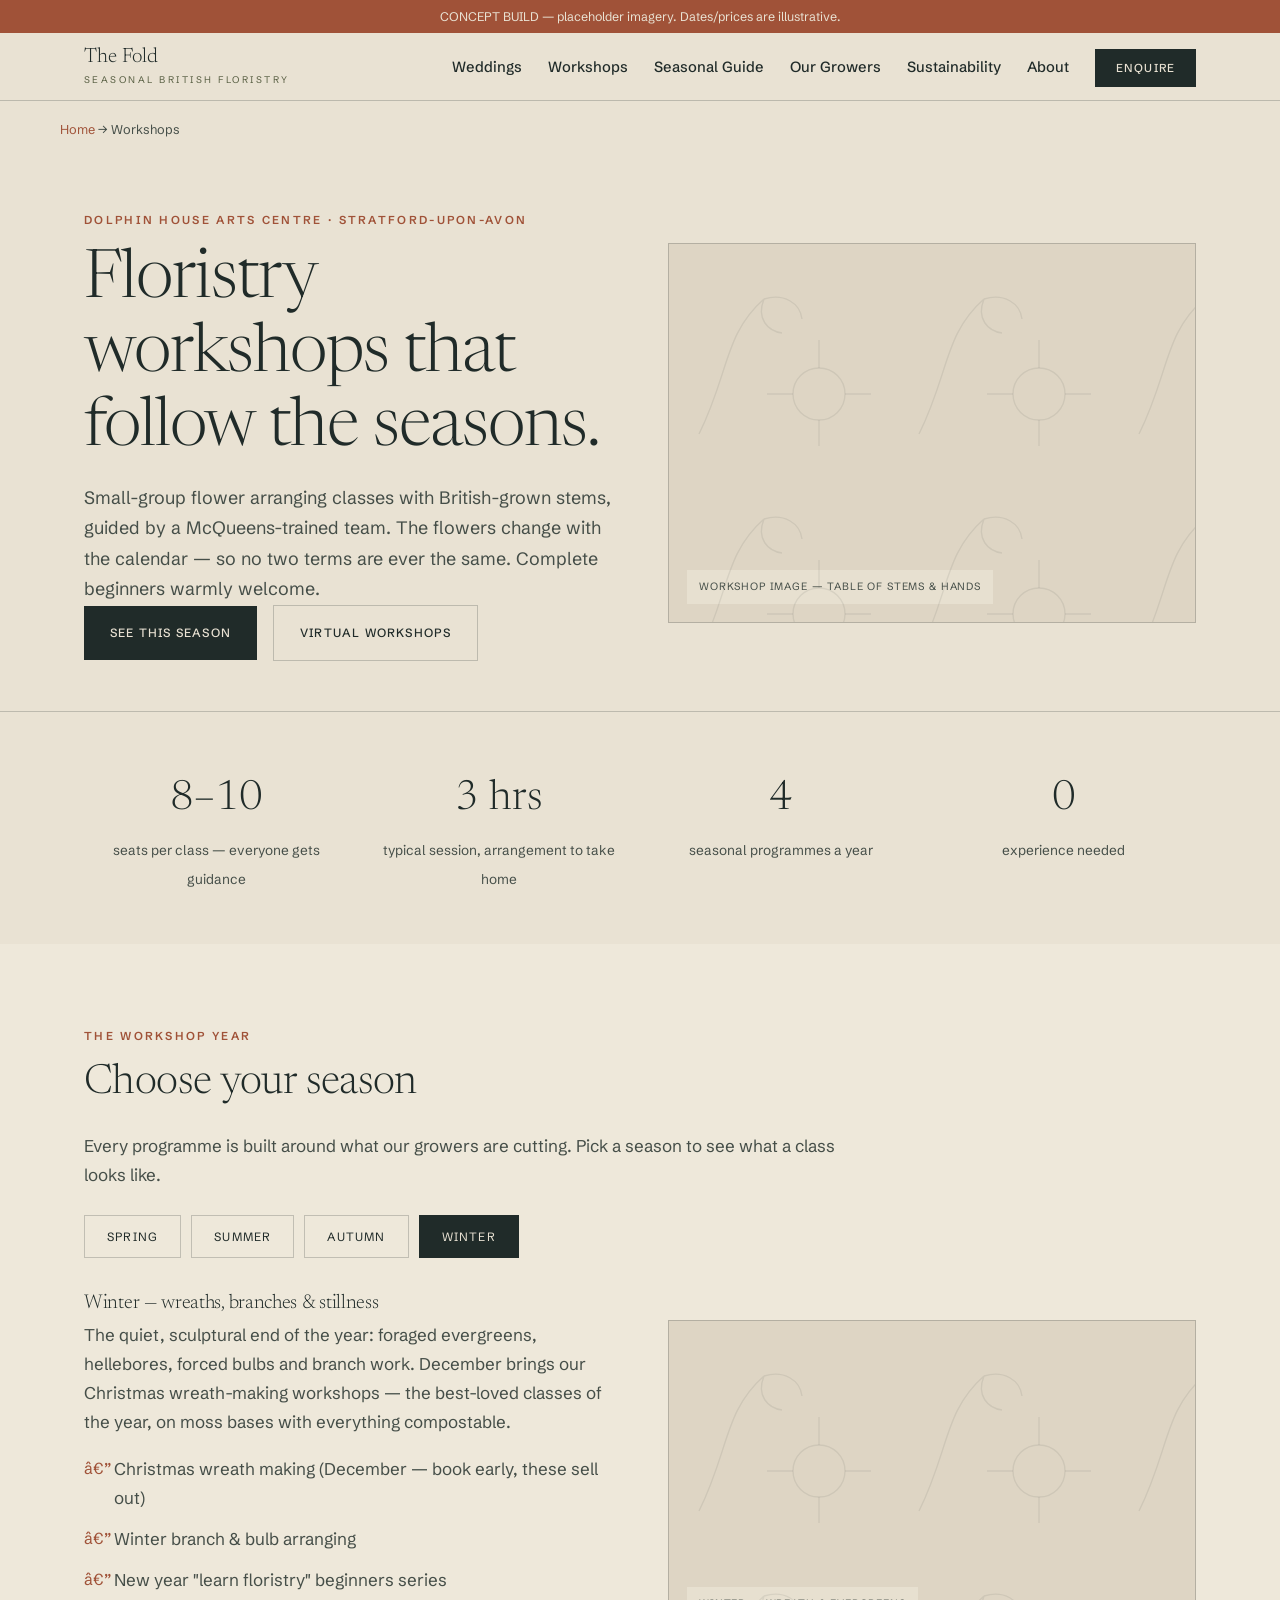
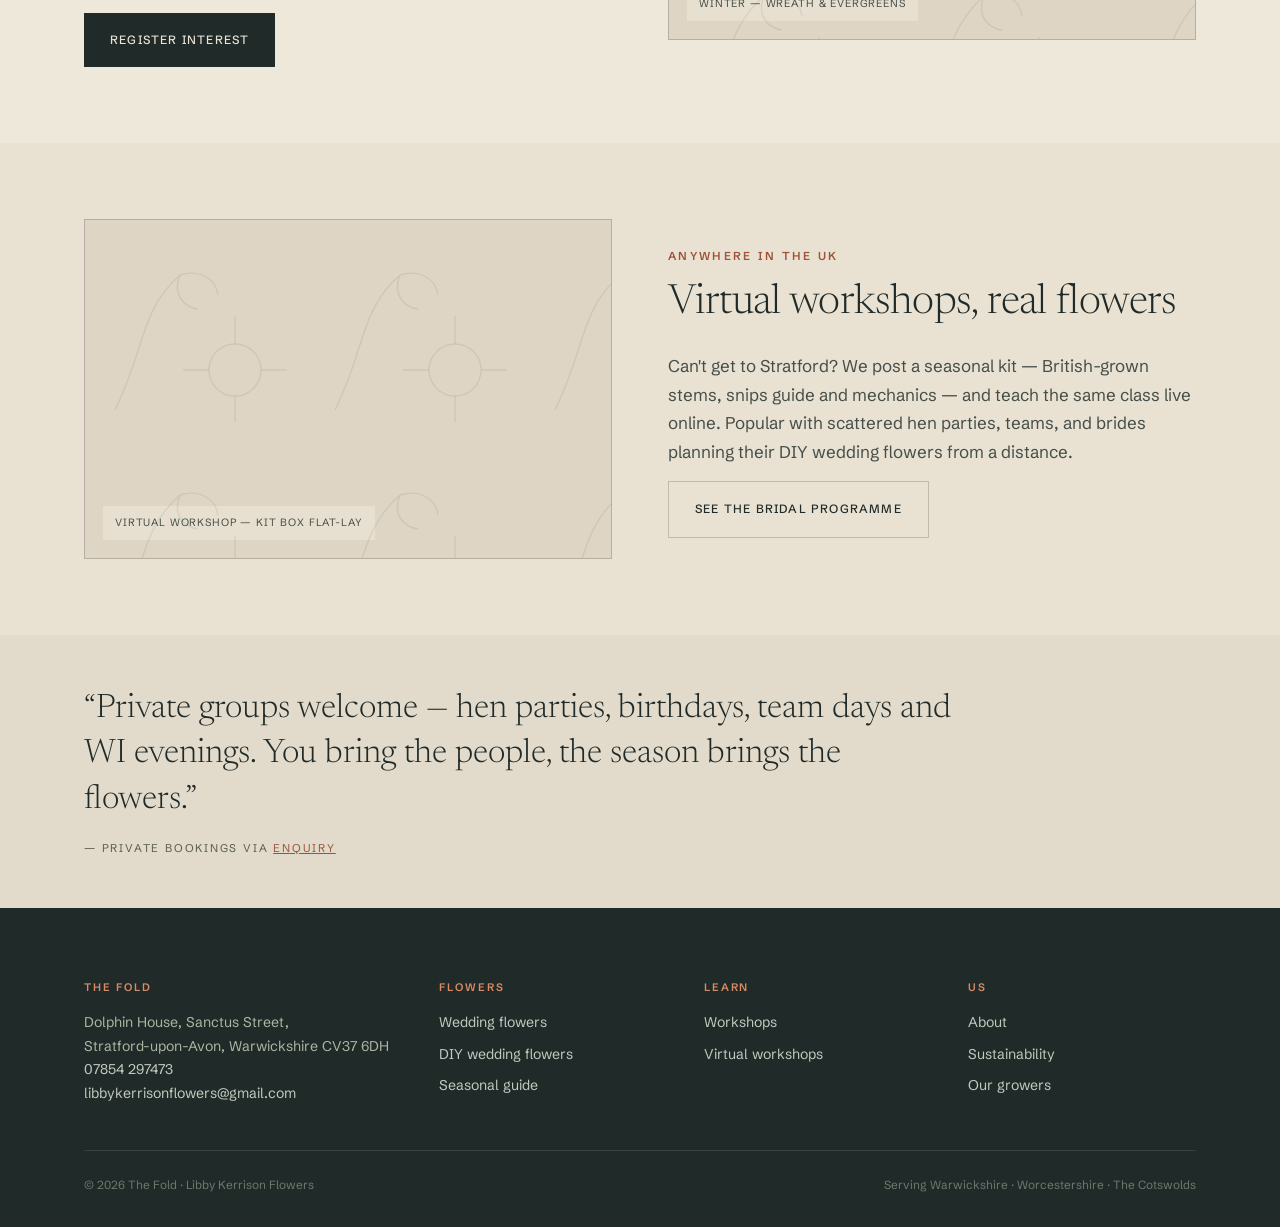
<file: workshops.html>
<!DOCTYPE html>
<html lang="en-GB">
<head>
<meta charset="UTF-8">
<meta name="viewport" content="width=device-width, initial-scale=1">
<title>Floristry Workshops & Classes in Stratford-upon-Avon | In-Person & Virtual | The Fold Floristry</title>
<meta name="description" content="Seasonal floristry workshops and flower arranging classes at Dolphin House Arts Centre, Stratford-upon-Avon. Small groups, British-grown flowers, in-person and virtual. Beginners welcome.">
<link rel="canonical" href="https://libbykerrisonflowers.co.uk/workshops">
<link rel="preconnect" href="https://fonts.googleapis.com">
<link rel="preconnect" href="https://fonts.gstatic.com" crossorigin>
<link href="https://fonts.googleapis.com/css2?family=Newsreader:ital,opsz,wght@0,6..72,300;0,6..72,400;1,6..72,300&family=Schibsted+Grotesk:wght@400;500;600&display=swap" rel="stylesheet">
<link rel="stylesheet" href="css/style.css">
<script type="application/ld+json">
{"@context":"https://schema.org","@type":"Course","name":"Seasonal floristry workshops","description":"Hands-on flower arranging workshops and classes using seasonal British-grown flowers, in person in Stratford-upon-Avon and online.","provider":{"@type":"Florist","name":"The Fold (Libby Kerrison Flowers)","address":{"@type":"PostalAddress","addressLocality":"Stratford-upon-Avon","addressRegion":"Warwickshire","addressCountry":"GB"}},"hasCourseInstance":[{"@type":"CourseInstance","courseMode":"onsite","location":{"@type":"Place","name":"Dolphin House Arts Centre","address":"Sanctus Street, Stratford-upon-Avon CV37 6DH"}},{"@type":"CourseInstance","courseMode":"online"}]}
</script>
</head>
<body>
<div class="placeholder-note">CONCEPT BUILD — placeholder imagery. Dates/prices are illustrative.</div>
<header class="site">
  <div class="nav">
    <a class="logo" href="index.html">The Fold<em>Seasonal British Floristry</em></a>
    <nav aria-label="Main">
      <button class="burger" aria-label="Menu">☰</button>
      <ul>
        <li><a href="weddings.html">Weddings</a></li>
        <li><a href="workshops.html">Workshops</a></li>
        <li><a href="seasonal-guide.html">Seasonal Guide</a></li>
        <li><a href="british-grown-flowers.html">Our Growers</a></li>
        <li><a href="sustainable-floristry.html">Sustainability</a></li>
        <li><a href="about.html">About</a></li>
        <li><a class="cta" href="weddings.html#enquire">Enquire</a></li>
      </ul>
    </nav>
  </div>
</header>

<main>
<div class="wrap crumbs"><a href="index.html">Home</a> → Workshops</div>
<section class="page-hero">
  <div class="wrap split">
    <div>
      <span class="eyebrow">Dolphin House Arts Centre · Stratford-upon-Avon</span>
      <h1>Floristry workshops that follow the seasons.</h1>
      <p class="lede">Small-group flower arranging classes with British-grown stems, guided by a McQueens-trained team. The flowers change with the calendar — so no two terms are ever the same. Complete beginners warmly welcome.</p>
      <a class="btn btn-primary" href="#seasons">See this season</a>
      <a class="btn btn-ghost" href="#virtual">Virtual workshops</a>
    </div>
    <div class="ph ph-3" style="min-height:380px"><span>Workshop image — table of stems &amp; hands</span></div>
  </div>
</section>

<section class="tight">
  <div class="wrap">
    <div class="stats">
      <div class="stat"><b>8–10</b><small>seats per class — everyone gets guidance</small></div>
      <div class="stat"><b>3 hrs</b><small>typical session, arrangement to take home</small></div>
      <div class="stat"><b>4</b><small>seasonal programmes a year</small></div>
      <div class="stat"><b>0</b><small>experience needed</small></div>
    </div>
  </div>
</section>

<section id="seasons" class="band-paper">
  <div class="wrap">
    <span class="eyebrow">The workshop year</span>
    <h2>Choose your season</h2>
    <p style="max-width:46em">Every programme is built around what our growers are cutting. Pick a season to see what a class looks like.</p>
    <div class="season-tabs" role="tablist">
      <button data-season="spring">Spring</button>
      <button data-season="summer" class="active">Summer</button>
      <button data-season="autumn">Autumn</button>
      <button data-season="winter">Winter</button>
    </div>

    <div class="season-panel" id="spring">
      <div class="split">
        <div>
          <h3>Spring — bulbs, blossom &amp; beginnings</h3>
          <p>Tulips, narcissi, ranunculus and flowering branches. Learn spiral hand-ties and how to let spring stems keep their natural bend rather than fighting it.</p>
          <ul class="checks"><li>Hand-tied spring bouquet class</li><li>Mother's Day gathering workshop</li><li>Easter table &amp; branch arranging</li></ul>
          <a class="btn btn-primary" href="weddings.html#enquire">Register interest</a>
        </div>
        <div class="ph ph-3" style="min-height:320px"><span>Spring — tulips &amp; narcissi</span></div>
      </div>
    </div>

    <div class="season-panel active" id="summer">
      <div class="split">
        <div>
          <h3>Summer — the meadow months</h3>
          <p>The British year at full volume: cornflowers, sweet peas, achillea, cosmos and dahlias arriving late summer. Meadow-style bowls, garden-gathered hand-ties, and colour theory straight from the field.</p>
          <ul class="checks"><li>Meadow bowl masterclass — foam-free mechanics</li><li>Garden hand-tie evening classes</li><li>Flower crowns &amp; hen party sessions (private bookings)</li></ul>
          <a class="btn btn-primary" href="weddings.html#enquire">Register interest</a>
        </div>
        <div class="ph ph-4" style="min-height:320px"><span>Summer — dahlias &amp; cosmos</span></div>
      </div>
    </div>

    <div class="season-panel" id="autumn">
      <div class="split">
        <div>
          <h3>Autumn — texture &amp; harvest</h3>
          <p>Dahlias at their peak, grasses, seed heads, hips and foliage turning. Classes lean into texture: asymmetric arrangements, dried-flower work and preserving the season for winter.</p>
          <ul class="checks"><li>Late dahlia abundance workshop</li><li>Dried flower &amp; seed head arranging</li><li>Harvest table styling</li></ul>
          <a class="btn btn-primary" href="weddings.html#enquire">Register interest</a>
        </div>
        <div class="ph ph-2" style="min-height:320px"><span>Autumn — dahlias, grasses, hips</span></div>
      </div>
    </div>

    <div class="season-panel" id="winter">
      <div class="split">
        <div>
          <h3>Winter — wreaths, branches &amp; stillness</h3>
          <p>The quiet, sculptural end of the year: foraged evergreens, hellebores, forced bulbs and branch work. December brings our Christmas wreath-making workshops — the best-loved classes of the year, on moss bases with everything compostable.</p>
          <ul class="checks"><li>Christmas wreath making (December — book early, these sell out)</li><li>Winter branch &amp; bulb arranging</li><li>New year "learn floristry" beginners series</li></ul>
          <a class="btn btn-primary" href="weddings.html#enquire">Register interest</a>
        </div>
        <div class="ph ph-5" style="min-height:320px"><span>Winter — wreath &amp; evergreens</span></div>
      </div>
    </div>
  </div>
</section>

<section id="virtual">
  <div class="wrap split">
    <div class="ph ph-1" style="min-height:340px"><span>Virtual workshop — kit box flat-lay</span></div>
    <div class="reveal">
      <span class="eyebrow">Anywhere in the UK</span>
      <h2>Virtual workshops, real flowers</h2>
      <p>Can't get to Stratford? We post a seasonal kit — British-grown stems, snips guide and mechanics — and teach the same class live online. Popular with scattered hen parties, teams, and brides planning their DIY wedding flowers from a distance.</p>
      <a class="btn btn-ghost" style="margin-left:0;margin-top:14px" href="diy-wedding-flowers.html">See the bridal programme</a>
    </div>
  </div>
</section>

<section class="band-sage tight">
  <div class="wrap">
    <blockquote class="reveal">“Private groups welcome — hen parties, birthdays, team days and WI evenings. You bring the people, the season brings the flowers.”<footer>— Private bookings via <a href="weddings.html#enquire">enquiry</a></footer></blockquote>
  </div>
</section>
</main>

<footer class="site">
  <div class="wrap">
    <div class="foot-grid">
      <div><h4>The Fold</h4><p style="color:#AEB5A2">Dolphin House, Sanctus Street,<br>Stratford-upon-Avon, Warwickshire CV37 6DH<br><a href="tel:+447854297473">07854 297473</a><br><a href="mailto:libbykerrisonflowers@gmail.com">libbykerrisonflowers@gmail.com</a></p></div>
      <div><h4>Flowers</h4><ul><li><a href="weddings.html">Wedding flowers</a></li><li><a href="diy-wedding-flowers.html">DIY wedding flowers</a></li><li><a href="seasonal-guide.html">Seasonal guide</a></li></ul></div>
      <div><h4>Learn</h4><ul><li><a href="workshops.html">Workshops</a></li><li><a href="workshops.html#virtual">Virtual workshops</a></li></ul></div>
      <div><h4>Us</h4><ul><li><a href="about.html">About</a></li><li><a href="sustainable-floristry.html">Sustainability</a></li><li><a href="british-grown-flowers.html">Our growers</a></li></ul></div>
    </div>
    <div class="legal"><span>© 2026 The Fold · Libby Kerrison Flowers</span><span>Serving Warwickshire · Worcestershire · The Cotswolds</span></div>
  </div>
</footer>
<script src="js/main.js"></script>
</body>
</html>
</file>
<file: css/style.css>
/* The Fold â€” editorial/organic design system */
:root{
  /* The Fold palette â€” Ink, Bone, Olive, Damson, Rust */
  --cream:#E9E2D3; --paper:#EEE8DA; --ink:#202B29; --ink-soft:#454E48;
  --sage:#596044; --sage-deep:#202B29; --sage-tint:#E2DACA;
  --clay:#A05238; --clay-tint:#EDE5D4;
  --damson:#49333F; --rust:#A05238; --rust-light:#D98A66;
  --meadow:#7A8263; --sun:#D98A66; --rule:rgba(32,43,41,.22);
  --serif:"Newsreader",Georgia,serif; --sans:"Schibsted Grotesk",-apple-system,Segoe UI,sans-serif;
  --max:1160px; --radius:0px;
}
*{margin:0;padding:0;box-sizing:border-box}
html{scroll-behavior:smooth}
body{font-family:var(--sans);color:var(--ink);background:var(--cream);line-height:1.7;font-size:17px}
img{max-width:100%;display:block}
a{color:var(--rust)}
a:hover{color:var(--ink)}
h1,h2,h3,.serif{font-family:var(--serif);font-weight:300;line-height:1.1;letter-spacing:-.015em}
h2 em,h1 em,.serif em{font-style:italic;color:var(--sage)}
h1{font-size:clamp(2.4rem,5.4vw,4.2rem)}
h2{font-size:clamp(1.7rem,3.4vw,2.6rem);margin-bottom:.6em}
h3{font-size:1.25rem;margin-bottom:.35em}
p{color:var(--ink-soft)}
.wrap{max-width:var(--max);margin:0 auto;padding:0 24px}
.eyebrow{display:inline-block;font-size:.72rem;letter-spacing:.2em;text-transform:uppercase;color:var(--rust);font-weight:600;margin-bottom:14px}

/* header */
.top-note{background:var(--ink);color:#C3C9BE;text-align:center;font-size:.78rem;letter-spacing:.06em;padding:9px 16px}
.top-note a{color:var(--rust-light);text-decoration:none;font-weight:600}
header.site{position:sticky;top:0;z-index:50;background:rgba(233,226,211,.94);backdrop-filter:blur(10px);border-bottom:1px solid var(--rule)}
.nav{display:flex;align-items:center;justify-content:space-between;padding:14px 24px;max-width:var(--max);margin:0 auto}
.logo{font-family:var(--serif);font-size:1.3rem;color:var(--ink);text-decoration:none;line-height:1.1}
.logo{font-weight:300}
.logo em{display:block;font-family:var(--sans);font-style:normal;font-size:.6rem;letter-spacing:.26em;text-transform:uppercase;color:var(--sage);margin-top:5px}
nav ul{display:flex;gap:26px;list-style:none;align-items:center}
nav a{text-decoration:none;color:var(--ink);font-size:.92rem;font-weight:500}
nav a:hover{color:var(--rust)}
nav a.cta{background:var(--ink);color:var(--cream);padding:12px 21px;font-size:.72rem;letter-spacing:.1em;text-transform:uppercase;font-weight:500;transition:background .2s}
nav a.cta:hover{background:var(--rust);color:var(--cream)}
.burger{display:none;background:none;border:none;font-size:1.6rem;cursor:pointer;color:var(--ink)}
@media(max-width:880px){
  .burger{display:block}
  nav ul{display:none;position:absolute;top:100%;left:0;right:0;background:var(--paper);flex-direction:column;padding:22px;gap:16px;border-bottom:1px solid var(--rule);box-shadow:0 18px 30px rgba(30,35,25,.08)}
  nav ul.open{display:flex}
}

/* hero */
.hero{position:relative;overflow:hidden;padding:88px 0 76px}
.hero .wrap{display:grid;grid-template-columns:1.15fr .85fr;gap:56px;align-items:center}
.hero p.lede{font-size:1.15rem;margin:20px 0 30px;max-width:34em}
.hero-art{position:relative;min-height:420px;border-radius:var(--radius)}
@media(max-width:880px){.hero .wrap{grid-template-columns:1fr}.hero-art{min-height:300px}}

/* buttons */
.btn{display:inline-block;text-decoration:none;font-weight:500;font-size:.75rem;letter-spacing:.1em;text-transform:uppercase;padding:17px 26px;transition:.2s}
.btn-primary{background:var(--ink);color:var(--cream)}
.btn-primary:hover{background:var(--rust)}
.btn-ghost{border:1px solid var(--rule);color:var(--ink);margin-left:12px}
.btn-ghost:hover{background:var(--sage-tint);border-color:var(--ink)}
.btn-clay{background:var(--sage);color:var(--cream)}
.btn-clay:hover{filter:brightness(.92)}

/* sections */
section{padding:76px 0}
section.tight{padding:52px 0}
.band-sage{background:var(--sage-tint)}
.band-deep{background:var(--damson);color:var(--cream)}
.band-deep h2,.band-deep h3{color:var(--cream)}
.band-deep .eyebrow{color:var(--rust-light)}
.band-deep .btn-primary{background:var(--cream);color:var(--ink)}
.band-deep .btn-clay{background:var(--rust);color:var(--cream)}
.band-deep p{color:#BDB0B6}
.band-clay{background:var(--sage-tint)}
.band-paper{background:var(--paper)}

/* cards */
.grid3{display:grid;grid-template-columns:repeat(3,1fr);gap:26px}
.grid2{display:grid;grid-template-columns:repeat(2,1fr);gap:26px}
@media(max-width:880px){.grid3,.grid2{grid-template-columns:1fr}}
.card{background:transparent;border:1px solid var(--rule);border-radius:var(--radius);padding:26px;display:flex;flex-direction:column;gap:12px;transition:background .25s,border-color .25s}
.card:hover{background:var(--sage-tint);border-color:var(--ink)}
.card .tag{align-self:flex-start;font-size:.65rem;letter-spacing:.18em;text-transform:uppercase;font-weight:600;color:var(--sage);padding:0}
.card a.more{margin-top:auto;font-weight:500;font-size:.72rem;letter-spacing:.08em;text-transform:uppercase;text-decoration:none;color:var(--ink);border-bottom:1.5px solid var(--rust);align-self:flex-start;padding-bottom:4px}


/* image placeholders (concept build) */
.ph{border-radius:var(--radius);position:relative;overflow:hidden;min-height:240px;display:flex;align-items:flex-end;padding:18px}
.ph{border:1px solid var(--rule)}
.ph span{font-size:.66rem;letter-spacing:.08em;text-transform:uppercase;color:var(--ink-soft);background:rgba(233,226,211,.85);padding:8px 12px}
.ph-1{background:#DED5C4}
.ph-2{background:#DED5C4}
.ph-3{background:#DED5C4}
.ph-4{background:#DED5C4}
.ph-5{background:#DED5C4}
.ph:before{content:"";position:absolute;inset:0;opacity:1;background:url('data:image/svg+xml;utf8,<svg xmlns="http://www.w3.org/2000/svg" width="220" height="220" viewBox="0 0 220 220"><g fill="none" stroke="rgba(32,43,41,0.14)" stroke-width="1.4"><path d="M30 190 C60 130 55 90 95 55 M95 55 c-8 20 4 32 18 34 M95 55 c20-6 36 4 38 20"/><circle cx="150" cy="150" r="26"/><path d="M150 124 v-28 M150 176 v26 M124 150 h-26 M176 150 h26"/></g></svg>') repeat;opacity:.6}

/* seasonal ticker */
.ticker{border-block:1px solid var(--rule);background:var(--sage-tint);overflow:hidden;padding:15px 0;white-space:nowrap}
.ticker-inner{display:inline-block;animation:tick 38s linear infinite}
.ticker span{font-family:var(--serif);font-weight:300;font-size:1.05rem;color:var(--ink);margin:0 26px}
.ticker b{color:var(--rust);font-weight:300}
@keyframes tick{from{transform:translateX(0)}to{transform:translateX(-50%)}}

/* split feature */
.split{display:grid;grid-template-columns:1fr 1fr;gap:56px;align-items:center}
@media(max-width:880px){.split{grid-template-columns:1fr}}
.split .ph{min-height:380px}

/* stat strip */
.stats{display:grid;grid-template-columns:repeat(4,1fr);gap:18px;text-align:center}
@media(max-width:880px){.stats{grid-template-columns:repeat(2,1fr)}}
.stat b{display:block;font-family:var(--serif);font-weight:300;font-size:2.6rem;color:var(--ink)}
.band-deep .stat b{color:var(--rust-light)}
.stat small{font-size:.85rem;color:var(--ink-soft)}
.band-deep .stat small{color:#BDB0B6}

/* lists */
.checks{list-style:none;display:grid;gap:12px;margin:18px 0}
.checks li{padding-left:30px;position:relative;color:var(--ink-soft)}
.checks li:before{content:"â€”";position:absolute;left:0;color:var(--rust);font-size:1rem}

/* season switcher */
.season-tabs{display:flex;gap:10px;flex-wrap:wrap;margin:26px 0 34px}
.season-tabs button{font-family:var(--sans);font-size:.75rem;letter-spacing:.1em;text-transform:uppercase;padding:13px 22px;border:1px solid var(--rule);background:transparent;cursor:pointer;transition:.2s;color:var(--ink)}
.season-tabs button.active{background:var(--ink);border-color:var(--ink);color:var(--cream)}
.season-panel{display:none}
.season-panel.active{display:block;animation:fade .45s}
@keyframes fade{from{opacity:0;transform:translateY(8px)}to{opacity:1}}
.flower-row{display:grid;grid-template-columns:150px 1fr 1fr;gap:18px;padding:22px 0;border-bottom:1px solid var(--rule);align-items:start}
@media(max-width:760px){.flower-row{grid-template-columns:1fr}}
.flower-row .name{font-family:var(--serif);font-weight:300;font-size:1.3rem}
.flower-row .name small{display:block;font-family:var(--sans);font-size:.7rem;color:var(--rust);letter-spacing:.08em;text-transform:uppercase;margin-top:4px}

/* timeline */
.steps{counter-reset:s;display:grid;gap:0}
.step{position:relative;padding:0 0 34px 56px;counter-increment:s}
.step:before{content:counter(s,decimal-leading-zero);position:absolute;left:0;top:-2px;font-family:var(--sans);color:var(--rust);font-size:.8rem;letter-spacing:.1em;font-weight:600}
.step:after{content:"";position:absolute;left:14px;top:30px;bottom:8px;width:1px;background:var(--rule)}
.step:last-child:after{display:none}

/* faq */
details{border-bottom:1px solid var(--rule);padding:20px 0}
details summary{font-family:var(--serif);font-weight:300;font-size:1.35rem;cursor:pointer;list-style:none;display:flex;justify-content:space-between;align-items:center}
details summary:after{content:"+";font-size:1.6rem;color:var(--rust);transition:transform .2s}
details[open] summary:after{transform:rotate(45deg)}
details p{padding-top:10px;max-width:56em}

/* quote */
blockquote{font-family:var(--serif);font-weight:300;font-size:clamp(1.4rem,3vw,2.1rem);line-height:1.35;max-width:26em}
blockquote footer{font-family:var(--sans);font-size:.7rem;margin-top:18px;letter-spacing:.16em;text-transform:uppercase;color:var(--sage)}

/* forms */
form.enquiry{display:grid;gap:14px;background:var(--paper);border:1px solid var(--rule);border-radius:var(--radius);padding:32px}
form.enquiry label{font-size:.85rem;font-weight:600}
form.enquiry input,form.enquiry select,form.enquiry textarea{width:100%;padding:13px 14px;border:1px solid var(--rule);border-radius:0;font-family:var(--sans);font-size:.95rem;background:#fff;margin-top:5px}
form.enquiry .row{display:grid;grid-template-columns:1fr 1fr;gap:14px}
@media(max-width:660px){form.enquiry .row{grid-template-columns:1fr}}

/* footer */
footer.site{background:var(--ink);color:#C3C9BE;padding:70px 0 32px;font-size:.88rem}
footer.site h4{font-family:var(--sans);font-weight:600;color:var(--rust-light);margin-bottom:14px;font-size:.68rem;letter-spacing:.18em;text-transform:uppercase}
footer.site a{color:#C3C9BE;text-decoration:none}
footer.site a:hover{color:var(--rust-light)}
.foot-grid{display:grid;grid-template-columns:1.4fr 1fr 1fr 1fr;gap:36px;margin-bottom:44px}
@media(max-width:880px){.foot-grid{grid-template-columns:1fr 1fr}}
.foot-grid ul{list-style:none;display:grid;gap:8px}
.legal{border-top:1px solid #38423C;padding-top:24px;display:flex;justify-content:space-between;gap:16px;flex-wrap:wrap;font-size:.74rem;color:#6F786D}

/* reveal */
.reveal{opacity:0;transform:translateY(22px);transition:opacity .7s,transform .7s}
.reveal.in{opacity:1;transform:none}

/* breadcrumbs */
.crumbs{font-size:.8rem;padding:18px 0 0;color:var(--ink-soft)}
.crumbs a{text-decoration:none}

/* page hero (interior) */
.page-hero{padding:64px 0 50px;border-bottom:1px solid var(--rule)}
.page-hero p.lede{font-size:1.12rem;max-width:40em;margin-top:16px}

/* notice */
.placeholder-note{background:var(--rust);color:var(--cream);font-size:.78rem;text-align:center;padding:6px}
</file>
